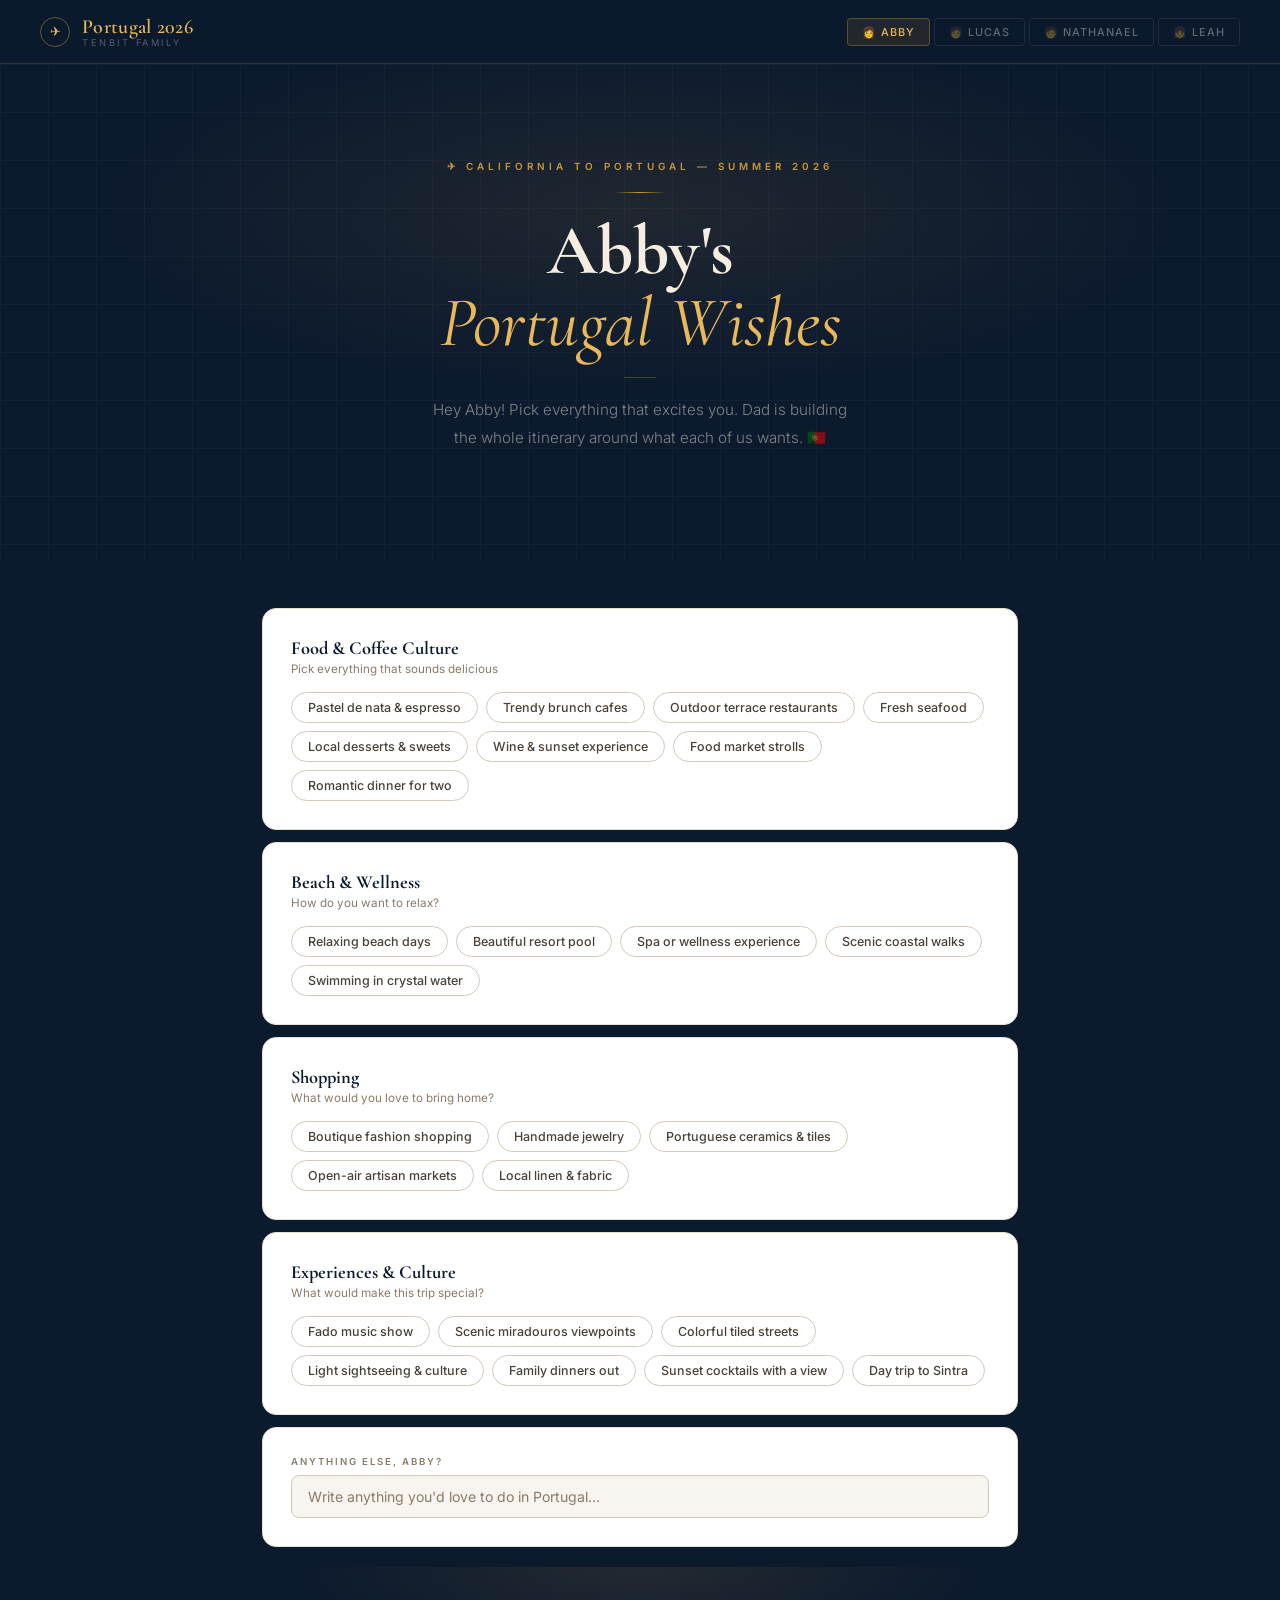
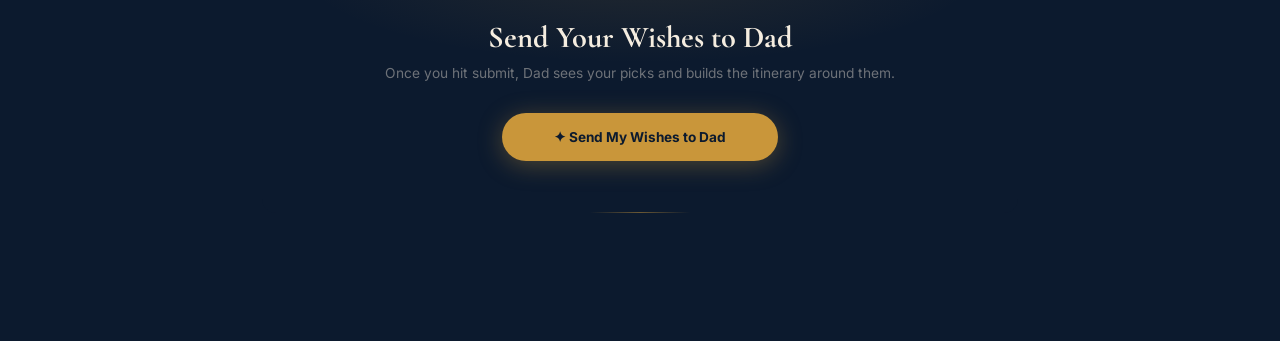
<file: abby.html>
<!DOCTYPE html>
<html lang="en">
<head>
<meta charset="UTF-8">
<meta name="viewport" content="width=device-width, initial-scale=1.0">
<title>Abby's Portugal Wishes</title>
<link rel="stylesheet" href="shared.v2.css">
<style>
.page-bg{background:var(--page-bg);padding-bottom:80px;}
.form-wrap{max-width:820px;margin:0 auto;padding:48px 32px 0;}
.cat-card{background:var(--card);border:1px solid var(--border);border-radius:14px;padding:28px;margin-bottom:12px;box-shadow:var(--shadow3);}
.cat-header{margin-bottom:16px;}
.cat-title{font-family:'Cormorant Garamond',serif;font-size:1.15rem;font-weight:700;color:var(--navy);margin-bottom:3px;}
.cat-hint{font-size:0.73rem;color:var(--text3);}
.divider{height:1px;background:var(--border);margin:20px 0;}
.submit-bar{background:var(--navy);border-radius:14px;padding:52px 40px;text-align:center;position:relative;overflow:hidden;margin-top:20px;}
.submit-bar::before{content:'';position:absolute;inset:0;background:radial-gradient(ellipse 70% 60% at 50% 0%,rgba(201,150,58,0.12) 0%,transparent 65%);pointer-events:none;}
.submit-bar::after{content:'';position:absolute;bottom:0;left:50%;transform:translateX(-50%);width:100px;height:1px;background:linear-gradient(90deg,transparent,rgba(201,150,58,0.5),transparent);pointer-events:none;}
.submit-bar h3{font-family:'Cormorant Garamond',serif;font-size:1.9rem;color:#F5EDE0;margin-bottom:6px;position:relative;font-weight:700;}
.submit-bar p{color:rgba(245,237,224,0.42);font-size:0.86rem;margin-bottom:28px;position:relative;line-height:1.7;}
@media(max-width:640px){.form-wrap{padding:32px 18px 0;}.submit-bar{padding:36px 22px;}}
</style>
</head>
<body>
<nav class="nav">
  <div class="nav-logo">
    <div class="nav-logo-mark">✈</div>
    <div><div class="nav-logo-text">Portugal 2026</div><span class="nav-logo-sub">Tenbit Family</span></div>
  </div>
  <div class="nav-pills">
    <a href="abby.html" class="nav-pill me">👩 Abby</a>
    <a href="lucas.html" class="nav-pill">🧑 Lucas</a>
    <a href="nathanael.html" class="nav-pill">🧑 Nathanael</a>
    <a href="leah.html" class="nav-pill">👧 Leah</a>
  </div>
</nav>
<div class="hero">
  <div class="hero-glow"></div>
  <div class="hero-grid"></div>
  <div class="hero-eyebrow">✈ California to Portugal — Summer 2026</div>
  <div class="hero-rule"></div>
  <h1>Abby's<br><em>Portugal Wishes</em></h1>
  <div class="hero-rule2"></div>
  <p class="hero-sub">Hey Abby! Pick everything that excites you. Dad is building the whole itinerary around what each of us wants. 🇵🇹</p>
</div>
<div class="page-bg">
<div class="form-wrap">

  <div class="cat-card"><div class="cat-header"><div class="cat-title">Food & Coffee Culture</div><div class="cat-hint">Pick everything that sounds delicious</div></div><div class="chips"><span class="chip" onclick="tog(this)">Pastel de nata & espresso</span><span class="chip" onclick="tog(this)">Trendy brunch cafes</span><span class="chip" onclick="tog(this)">Outdoor terrace restaurants</span><span class="chip" onclick="tog(this)">Fresh seafood</span><span class="chip" onclick="tog(this)">Local desserts & sweets</span><span class="chip" onclick="tog(this)">Wine & sunset experience</span><span class="chip" onclick="tog(this)">Food market strolls</span><span class="chip" onclick="tog(this)">Romantic dinner for two</span></div></div>
  <div class="cat-card"><div class="cat-header"><div class="cat-title">Beach & Wellness</div><div class="cat-hint">How do you want to relax?</div></div><div class="chips"><span class="chip" onclick="tog(this)">Relaxing beach days</span><span class="chip" onclick="tog(this)">Beautiful resort pool</span><span class="chip" onclick="tog(this)">Spa or wellness experience</span><span class="chip" onclick="tog(this)">Scenic coastal walks</span><span class="chip" onclick="tog(this)">Swimming in crystal water</span></div></div>
  <div class="cat-card"><div class="cat-header"><div class="cat-title">Shopping</div><div class="cat-hint">What would you love to bring home?</div></div><div class="chips"><span class="chip" onclick="tog(this)">Boutique fashion shopping</span><span class="chip" onclick="tog(this)">Handmade jewelry</span><span class="chip" onclick="tog(this)">Portuguese ceramics & tiles</span><span class="chip" onclick="tog(this)">Open-air artisan markets</span><span class="chip" onclick="tog(this)">Local linen & fabric</span></div></div>
  <div class="cat-card"><div class="cat-header"><div class="cat-title">Experiences & Culture</div><div class="cat-hint">What would make this trip special?</div></div><div class="chips"><span class="chip" onclick="tog(this)">Fado music show</span><span class="chip" onclick="tog(this)">Scenic miradouros viewpoints</span><span class="chip" onclick="tog(this)">Colorful tiled streets</span><span class="chip" onclick="tog(this)">Light sightseeing & culture</span><span class="chip" onclick="tog(this)">Family dinners out</span><span class="chip" onclick="tog(this)">Sunset cocktails with a view</span><span class="chip" onclick="tog(this)">Day trip to Sintra</span></div></div>
  <div class="cat-card">
    <label class="field-label">Anything else, Abby?</label>
    <input type="text" id="extra-Abby" class="field-input" placeholder="Write anything you'd love to do in Portugal…" />
  </div>
  <div class="submit-bar" style="margin-bottom:48px;">
    <h3>Send Your Wishes to Dad</h3>
    <p>Once you hit submit, Dad sees your picks and builds the itinerary around them.</p>
    <button class="btn-primary" id="submitBtn" onclick="submitWishes()">✦ Send My Wishes to Dad</button>
  </div>
  <div class="success-box" id="successBox" style="margin-bottom:40px;"><h3>Wishes sent, Abby! 🎉</h3><p>Dad can now see everything you picked. Portugal 2026 is happening! 🇵🇹</p></div>
  <div class="error-box" id="errorBox" style="margin-bottom:16px;"></div>
</div>
</div>
<script>
const SUPABASE_URL='https://hjfhhezebxlniuxstdzp.supabase.co';
const SUPABASE_KEY='eyJhbGciOiJIUzI1NiIsInR5cCI6IkpXVCJ9.eyJpc3MiOiJzdXBhYmFzZSIsInJlZiI6ImhqZmhoZXplYnhsbml1eHN0ZHpwIiwicm9sZSI6ImFub24iLCJpYXQiOjE3Nzg5NjU1MjgsImV4cCI6MjA5NDU0MTUyOH0.CjgOaKbk2OLiNF3qJIVwiCL_c7KvaaVzATNlqIC9aK0';
function tog(el){el.classList.toggle('on');}
async function submitWishes(){
  const chips=[...document.querySelectorAll('.chip.on')].map(c=>c.textContent.trim());
  const extra=document.getElementById('extra-Abby').value.trim();
  if(chips.length===0&&!extra){document.getElementById('errorBox').textContent='Please select at least one wish!';document.getElementById('errorBox').style.display='block';return;}
  document.getElementById('submitBtn').disabled=true;document.getElementById('submitBtn').textContent='Sending…';document.getElementById('errorBox').style.display='none';
  try{
    const res=await fetch(SUPABASE_URL+'/rest/v1/wishes',{method:'POST',headers:{'Content-Type':'application/json','apikey':SUPABASE_KEY,'Authorization':'Bearer '+SUPABASE_KEY,'Prefer':'resolution=merge-duplicates'},body:JSON.stringify({person:'Abby',chips,extra,updated_at:new Date().toISOString()})});
    if(!res.ok)throw new Error(await res.text());
    document.querySelector('.submit-bar').style.display='none';document.getElementById('successBox').style.display='block';window.scrollTo({top:document.body.scrollHeight,behavior:'smooth'});
  }catch(err){document.getElementById('errorBox').textContent='Error: '+err.message;document.getElementById('errorBox').style.display='block';document.getElementById('submitBtn').disabled=false;document.getElementById('submitBtn').textContent='✦ Send My Wishes to Dad';}
}
</script>
</body>
</html>
</file>
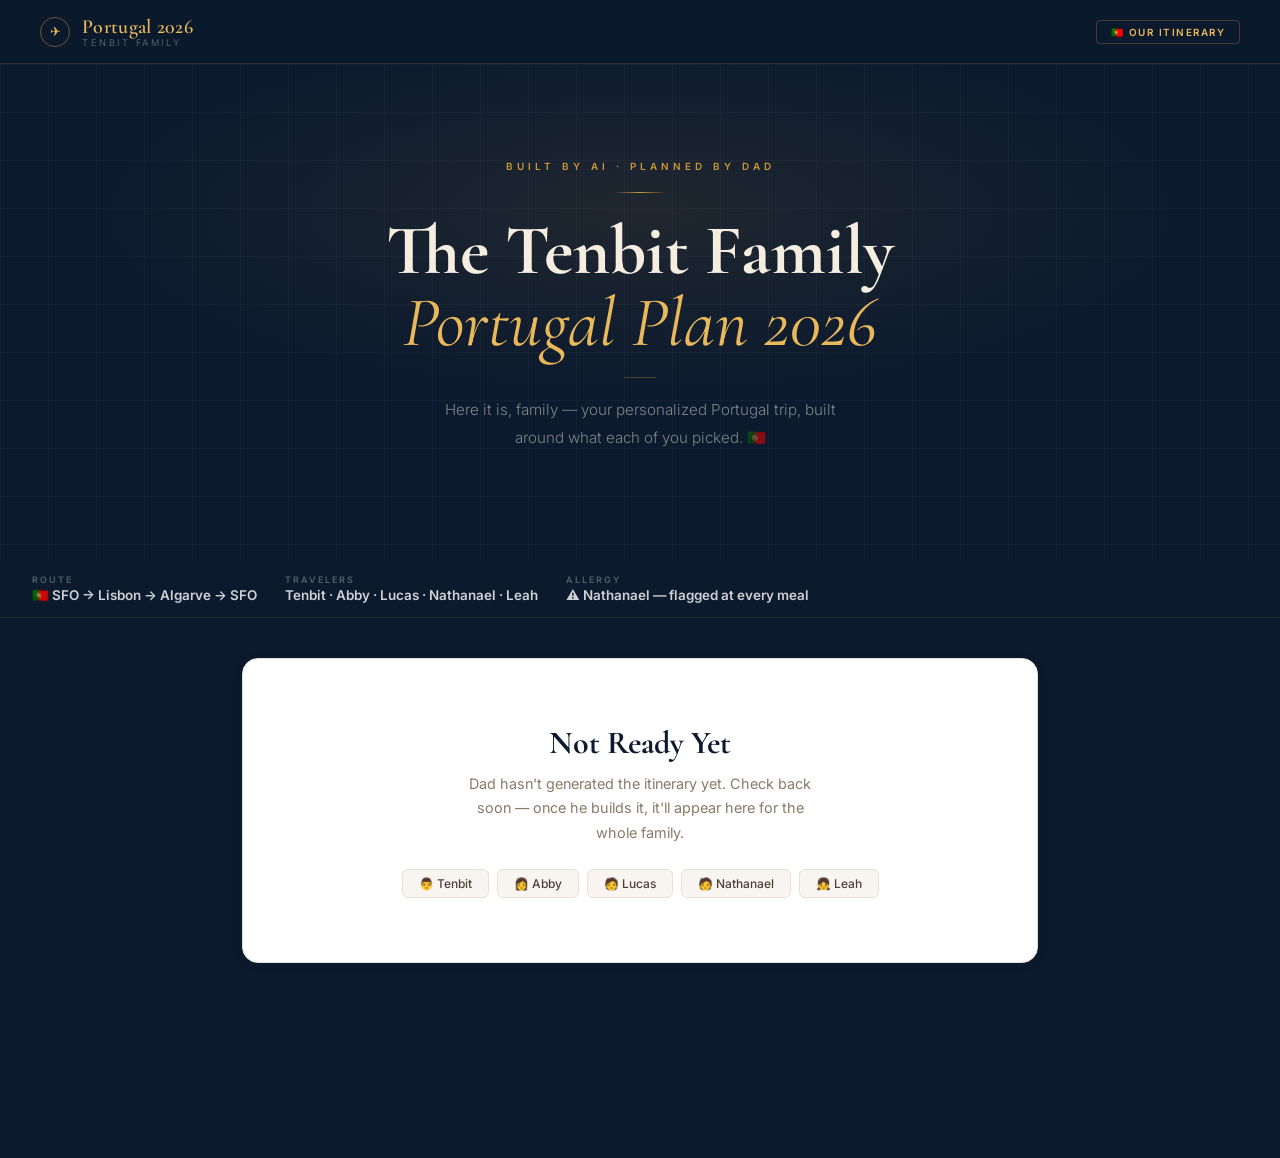
<file: itinerary.html>
<!DOCTYPE html>
<html lang="en">
<head>
<meta charset="UTF-8">
<meta name="viewport" content="width=device-width, initial-scale=1.0">
<title>Tenbit Family Portugal 2026 — Our Itinerary</title>
<link rel="stylesheet" href="shared.v2.css">
<style>
.itin-summary-bar{background:var(--navy);border-bottom:1px solid rgba(201,150,58,0.15);padding:14px 32px;display:flex;gap:28px;flex-wrap:wrap;}
.isum{display:flex;flex-direction:column;gap:2px;flex-shrink:0;}
.isum .l{font-size:0.56rem;text-transform:uppercase;letter-spacing:2px;color:rgba(255,255,255,0.3);font-weight:600;}
.isum .v{font-size:0.84rem;font-weight:600;color:rgba(255,255,255,0.8);}
.page-bg{background:var(--page-bg);min-height:60vh;padding-bottom:80px;}
.itin-wrap{max-width:860px;margin:0 auto;padding:40px 32px 0;}
.not-ready{background:var(--card);border:1px solid var(--border);border-radius:16px;padding:64px;text-align:center;box-shadow:var(--shadow2);}
.not-ready h3{font-family:'Cormorant Garamond',serif;font-size:2rem;color:var(--navy);margin-bottom:10px;}
.not-ready p{color:var(--text3);font-size:0.9rem;line-height:1.7;max-width:360px;margin:0 auto;}
.family-pills{display:flex;gap:8px;justify-content:center;flex-wrap:wrap;margin-top:24px;}
.fpill{background:var(--card2);border:1px solid var(--border);color:var(--text2);padding:6px 16px;border-radius:6px;font-size:0.75rem;font-weight:500;}
.tips-card{background:var(--card);border:1px solid var(--border);border-top:3px solid var(--gold2);border-radius:14px;padding:28px 32px;margin-top:12px;box-shadow:var(--shadow3);}
.tips-header{display:flex;align-items:center;gap:16px;margin-bottom:24px;padding-bottom:18px;border-bottom:1px solid var(--border);}
.tips-icon{font-size:2rem;flex-shrink:0;}
.tips-title{font-family:'Cormorant Garamond',serif;font-size:1.5rem;font-weight:700;color:var(--navy);line-height:1.1;}
.tips-sub{font-size:0.72rem;color:var(--text3);margin-top:3px;}
.tips-list{display:flex;flex-direction:column;gap:14px;}
.tip-item{display:flex;align-items:flex-start;gap:16px;}
.tip-num{width:28px;height:28px;border-radius:6px;background:var(--navy);color:var(--gold3);font-size:0.75rem;font-weight:700;display:flex;align-items:center;justify-content:center;flex-shrink:0;margin-top:1px;}
.tip-text{font-size:0.87rem;line-height:1.75;color:var(--text2);flex:1;}
.tip-text strong{color:var(--navy);}
@media(max-width:640px){.itin-wrap{padding:28px 18px 0;}.itin-summary-bar{padding:12px 18px;gap:16px;}.tips-card{padding:22px 18px;}}
</style>
</head>
<body>

<nav class="nav">
  <div class="nav-logo">
    <div class="nav-logo-mark">✈</div>
    <div><div class="nav-logo-text">Portugal 2026</div><span class="nav-logo-sub">Tenbit Family</span></div>
  </div>
  <div class="nav-badge">🇵🇹 Our Itinerary</div>
</nav>

<div class="hero">
  <div class="hero-glow"></div>
  <div class="hero-grid"></div>
  <div class="hero-eyebrow">Built by AI · Planned by Dad</div>
  <div class="hero-rule"></div>
  <h1>The Tenbit Family<br><em>Portugal Plan 2026</em></h1>
  <div class="hero-rule2"></div>
  <p class="hero-sub">Here it is, family — your personalized Portugal trip, built around what each of you picked. 🇵🇹</p>
</div>

<div class="itin-summary-bar" id="itinSummaryBar">
  <div class="isum"><span class="l">Route</span><span class="v">🇵🇹 SFO → Lisbon → Algarve → SFO</span></div>
  <div class="isum"><span class="l">Travelers</span><span class="v">Tenbit · Abby · Lucas · Nathanael · Leah</span></div>
  <div class="isum"><span class="l">Allergy</span><span class="v">⚠ Nathanael — flagged at every meal</span></div>
</div>

<div class="day-filter-bar" id="dayFilterBar" style="display:none;"></div>

<div class="page-bg">
<div class="itin-wrap">

  <div class="loading-wrap" id="loadingWrap" style="background:transparent;">
    <div class="spinner"></div>
    <h3>Loading your itinerary…</h3>
    <p>Fetching Dad's Portugal plan for the family.</p>
  </div>

  <div id="mainContent" style="display:none;">
    <div class="ai-rec-box" id="aiRecBox" style="display:none;margin-bottom:14px;">
      <div class="rec-label">✦ Why Dad Picked Portugal for Us</div>
      <p id="aiRecText"></p>
    </div>
    <div id="itinOutput"></div>
  </div>

  <div class="not-ready" id="notReady" style="display:none;">
    <h3>Not Ready Yet</h3>
    <p>Dad hasn't generated the itinerary yet. Check back soon — once he builds it, it'll appear here for the whole family.</p>
    <div class="family-pills">
      <span class="fpill">👨 Tenbit</span><span class="fpill">👩 Abby</span><span class="fpill">🧑 Lucas</span><span class="fpill">🧑 Nathanael</span><span class="fpill">👧 Leah</span>
    </div>
  </div>

</div>
</div>

<script>
const SUPABASE_URL='https://hjfhhezebxlniuxstdzp.supabase.co';
const SUPABASE_KEY='eyJhbGciOiJIUzI1NiIsInR5cCI6IkpXVCJ9.eyJpc3MiOiJzdXBhYmFzZSIsInJlZiI6ImhqZmhoZXplYnhsbml1eHN0ZHpwIiwicm9sZSI6ImFub24iLCJpYXQiOjE3Nzg5NjU1MjgsImV4cCI6MjA5NDU0MTUyOH0.CjgOaKbk2OLiNF3qJIVwiCL_c7KvaaVzATNlqIC9aK0';

function getTags(txt){
  const t=[];
  if(/lisbon|alfama|belem|sintra|cascais|lx factory/i.test(txt))t.push('<span class="day-tag tag-city">Lisbon</span>');
  if(/faro|algarve|lagos|albufeira|portim|marinha|benagil/i.test(txt))t.push('<span class="day-tag tag-beach">Algarve</span>');
  if(/beach|surf|ocean|swim|snorkel|jet ski|kayak|cave|cliff/i.test(txt))t.push('<span class="day-tag tag-beach">Beach</span>');
  if(/basketball|skate|sport|soccer|football|volleyball/i.test(txt))t.push('<span class="day-tag tag-sport">Sports</span>');
  if(/restaurant|food|dinner|lunch|cafe|pastel|seafood/i.test(txt))t.push('<span class="day-tag tag-food">Food</span>');
  if(/instagram|photo|tiktok|influencer|aesthetic|shot/i.test(txt))t.push('<span class="day-tag tag-photo">Photo</span>');
  if(/fly|depart|arrive|airport|transfer|drive south/i.test(txt))t.push('<span class="day-tag tag-travel">Travel</span>');
  return t.slice(0,3).join('');
}

function fmtBody(raw){
  return raw
    .replace(/^#{1,6}\s*/gm,'')
    .replace(/^---+$/gm,'').replace(/^\*\*\*+$/gm,'').replace(/^-{2,}$/gm,'')
    .replace(/\*\*(.*?)\*\*/g,'<strong>$1</strong>').replace(/__(.*?)__/g,'<strong>$1</strong>')
    .replace(/\b(Morning):/gi,'<br><span class="time-lbl">Morning</span><br>')
    .replace(/\b(Afternoon):/gi,'<br><span class="time-lbl">Afternoon</span><br>')
    .replace(/\b(Evening|Night):/gi,'<br><span class="time-lbl">Evening</span><br>')
    .replace(/\b(Lunch):/gi,'<br><span class="time-lbl">Lunch</span><br>')
    .replace(/\b(Dinner):/gi,'<br><span class="time-lbl">Dinner</span><br>')
    .replace(/\b(Breakfast):/gi,'<br><span class="time-lbl">Breakfast</span><br>')
    .replace(/WARNING[^\n]*/g,'<span class="allergy-note">⚠ Confirm allergens for Nathanael</span>')
    .replace(/PHOTO Leah Shot[^\n]*/g,'<br><span style="background:var(--gold-pale);border:1px solid var(--border);padding:4px 12px;border-radius:4px;font-size:0.78rem;color:var(--gold2);display:inline-block;margin:6px 0;">📸 $&</span><br>')
    .replace(/(<br>\s*){3,}/g,'<br><br>').replace(/\n{2,}/g,'<br><br>').replace(/\n/g,'<br>');
}

function buildTipsCard(tipsText){
  const lines=tipsText.split('\n').map(l=>l.trim()).filter(l=>l.length>0);
  let num=1;
  const items=lines.map(line=>{
    let text=line
      .replace(/^\*\*(.*?)\*\*:?/,'<strong>$1</strong>:')
      .replace(/^(one|two|three|four|five|six|seven|eight|nine|ten)[.):]\s*/i,'')
      .replace(/^\d+[.)]\s*/,'')
      .replace(/^[-•*]\s*/,'');
    return`<div class="tip-item"><div class="tip-num">${num++}</div><div class="tip-text">${text}</div></div>`;
  }).join('');
  return`<div class="tips-card">
    <div class="tips-header">
      <div class="tips-icon">🇵🇹</div>
      <div>
        <div class="tips-title">Portugal Travel Tips</div>
        <div class="tips-sub">Essential advice for your family trip</div>
      </div>
    </div>
    <div class="tips-list">${items}</div>
  </div>`;
}

function buildCards(text){
  let intro='',cards='',tipsCard='';

  // Extract tips section after last day
  const tipsSplit=/\n(?:Portugal Tips?|Travel Tips?)[^\n]*\n/i;
  let tipsText='';
  const tipMatch=tipsSplit.exec(text);
  if(tipMatch){
    tipsText=text.slice(tipMatch.index+tipMatch[0].length).trim();
    text=text.slice(0,tipMatch.index).trim();
  }

  const rx=/(?:^|\n)\s*(?:\*{0,2}#{0,3}\s*)?(?:Day|DAY)\s+(\d+)\s*[:\-\u2013\u2014*]?\s*\*{0,2}([^\n]*)/g;
  const matches=[...text.matchAll(rx)];
  if(matches.length===0){
    cards='<div class="day-block" data-day="1"><div class="day-content open"><div class="day-content-inner"><div class="day-text">'+text+'</div></div></div></div>';
    return{intro,cards,tipsCard,total:1};
  }
  intro=text.slice(0,matches[0].index).trim().replace(/\*\*(.*?)\*\*/g,'<strong>$1</strong>');
  const days=[];
  for(let i=0;i<matches.length;i++){
    const m=matches[i];const num=parseInt(m[1]);
    const title=m[2].replace(/\*\*/g,'').replace(/#+/g,'').trim();
    const start=m.index+m[0].length;
    const end=i+1<matches.length?matches[i+1].index:text.length;
    const body=text.slice(start,end).trim();
    if(!days.find(d=>d.num===num))days.push({num,title,body});
  }
  days.sort((a,b)=>a.num-b.num);
  for(const d of days){
    const tags=getTags(d.body+d.title);
    cards+=`<div class="day-block" data-day="${d.num}">
      <div class="day-header" onclick="toggleDay(this)">
        <div class="day-num">${d.num}</div>
        <div class="day-meta">
          <div class="day-title">${d.num===1?'✈ ':''}Day ${d.num}${d.title?' — '+d.title:''}</div>
          <div class="day-tags">${tags}</div>
        </div>
        <span class="day-chevron">▾</span>
      </div>
      <div class="day-content"><div class="day-content-inner"><div class="day-text">${fmtBody(d.body)}</div></div></div>
    </div>`;
  }
  if(tipsText) tipsCard=buildTipsCard(tipsText);
  return{intro,cards,tipsCard,total:days.length};
}

function toggleDay(hdr){hdr.classList.toggle('open');hdr.nextElementSibling.classList.toggle('open');}

let currentFilter='all';
function buildFilterBar(total,containerId){
  const bar=document.getElementById(containerId);if(!bar)return;
  let html='<button class="day-filter-btn all-btn active" onclick="filterDay(\'all\',\''+containerId+'\')">All Days</button>';
  for(let i=1;i<=total;i++)html+='<button class="day-filter-btn" onclick="filterDay('+i+',\''+containerId+'\')">Day '+i+'</button>';
  bar.innerHTML=html;
}

function filterDay(day,containerId){
  currentFilter=day;
  const bar=document.getElementById(containerId);
  bar.querySelectorAll('.day-filter-btn').forEach(b=>b.classList.remove('active'));
  const target=day==='all'?bar.querySelector('.all-btn'):bar.querySelectorAll('.day-filter-btn:not(.all-btn)')[day-1];
  if(target)target.classList.add('active');
  const recBox=document.getElementById('aiRecBox');
  if(recBox)recBox.style.display=day==='all'?'block':'none';
  document.querySelectorAll('.day-block').forEach(block=>{
    const blockDay=parseInt(block.getAttribute('data-day'));
    const header=block.querySelector('.day-header');
    const content=block.querySelector('.day-content');
    if(day==='all'){
      block.classList.remove('hidden');
      if(header)header.classList.remove('open');if(content)content.classList.remove('open');
    }else{
      if(blockDay===day){
        block.classList.remove('hidden');
        if(header)header.classList.add('open');if(content)content.classList.add('open');
        setTimeout(()=>block.scrollIntoView({behavior:'smooth',block:'start'}),50);
      }else block.classList.add('hidden');
    }
  });
}

async function loadItinerary(){
  try{
    const res=await fetch(SUPABASE_URL+'/rest/v1/itinerary?id=eq.current&select=*',{headers:{'apikey':SUPABASE_KEY,'Authorization':'Bearer '+SUPABASE_KEY}});
    const data=await res.json();
    document.getElementById('loadingWrap').style.display='none';
    if(!data||data.length===0||!data[0].raw_text){document.getElementById('notReady').style.display='block';return;}
    const row=data[0];
    const bar=document.getElementById('itinSummaryBar');
    if(row.days)bar.innerHTML+='<div class="isum"><span class="l">Duration</span><span class="v">'+row.days+' days</span></div>';
    if(row.generated_at){const d=new Date(row.generated_at).toLocaleDateString('en-US',{month:'long',day:'numeric',year:'numeric'});bar.innerHTML+='<div class="isum"><span class="l">Generated</span><span class="v">'+d+'</span></div>';}
    const{intro,cards,tipsCard,total}=buildCards(row.raw_text);
    if(intro){document.getElementById('aiRecText').innerHTML=intro;document.getElementById('aiRecBox').style.display='block';}
    document.getElementById('itinOutput').innerHTML=(cards||'<div class="day-text">'+row.raw_text+'</div>')+(tipsCard||'');
    document.getElementById('mainContent').style.display='block';
    document.getElementById('dayFilterBar').style.display='flex';
    buildFilterBar(total,'dayFilterBar');
  }catch(err){document.getElementById('loadingWrap').style.display='none';document.getElementById('notReady').style.display='block';console.error(err);}
}
loadItinerary();
</script>
</body>
</html>
</file>
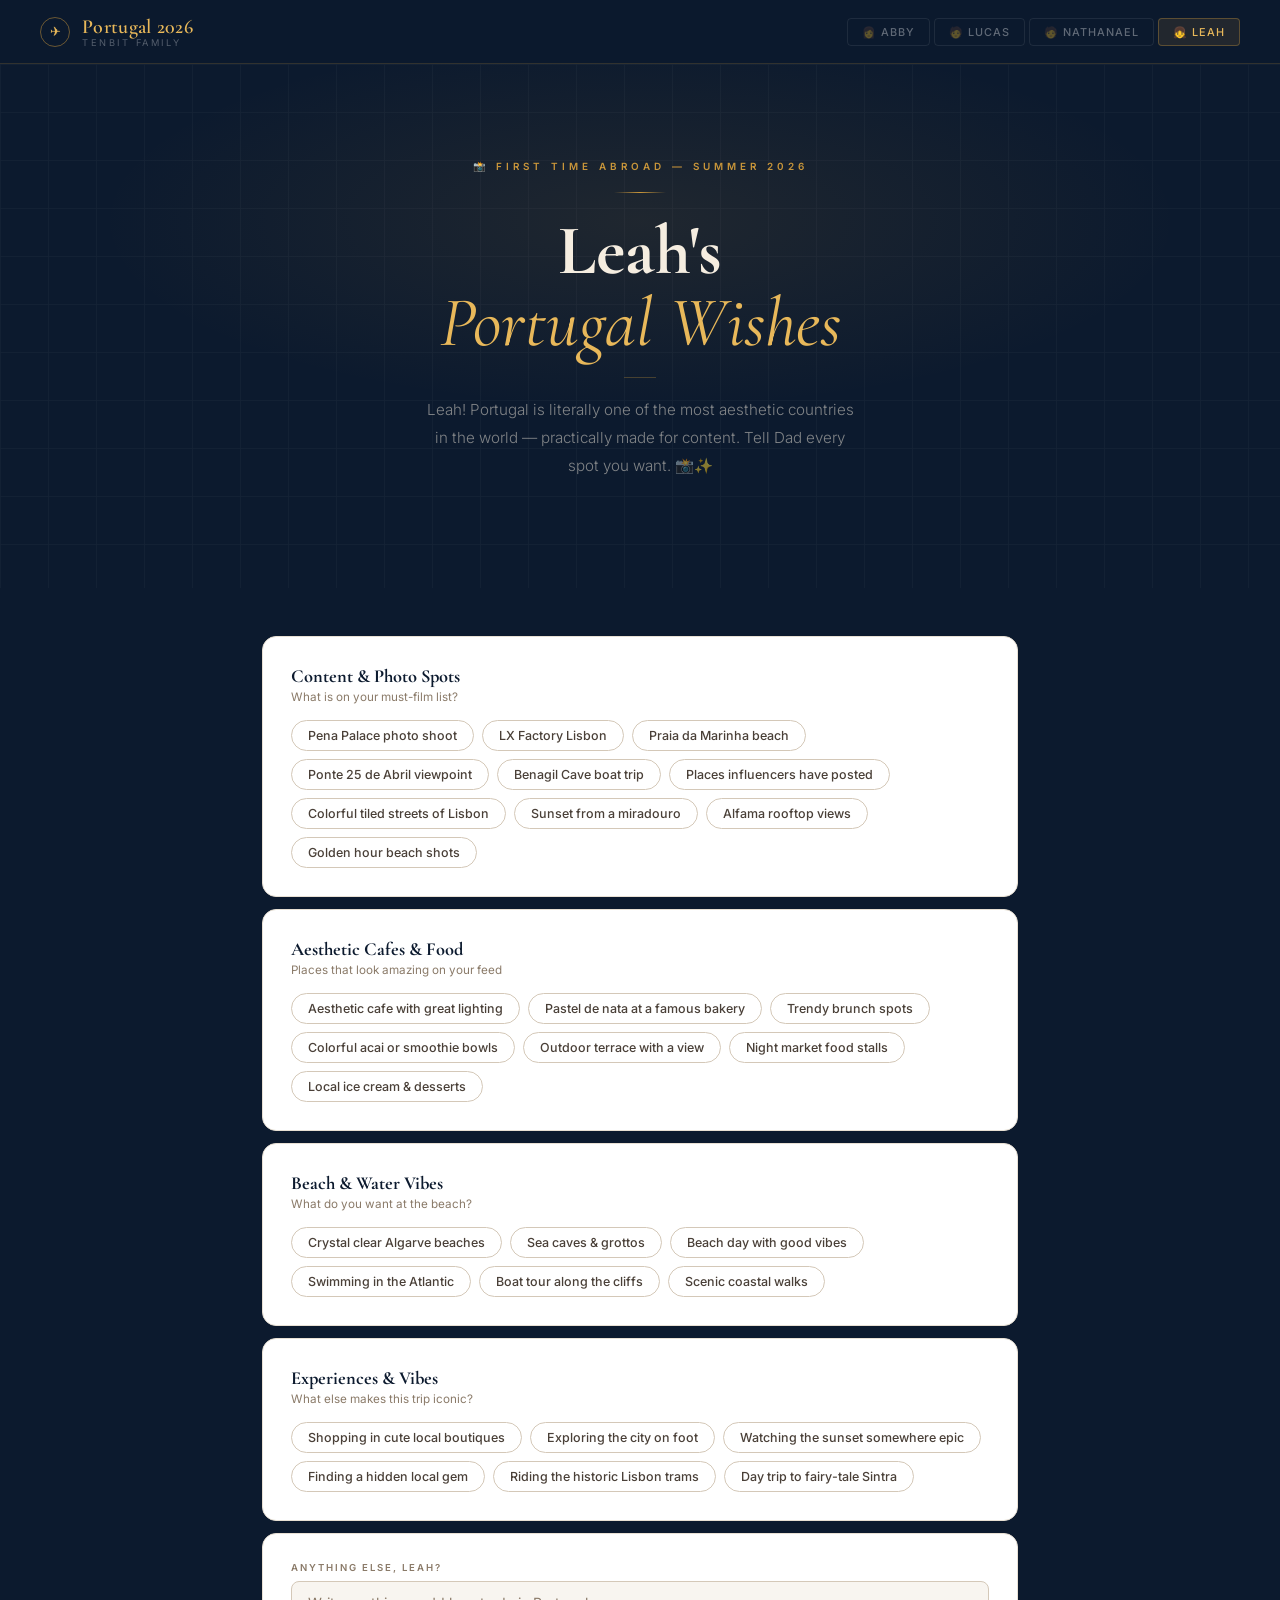
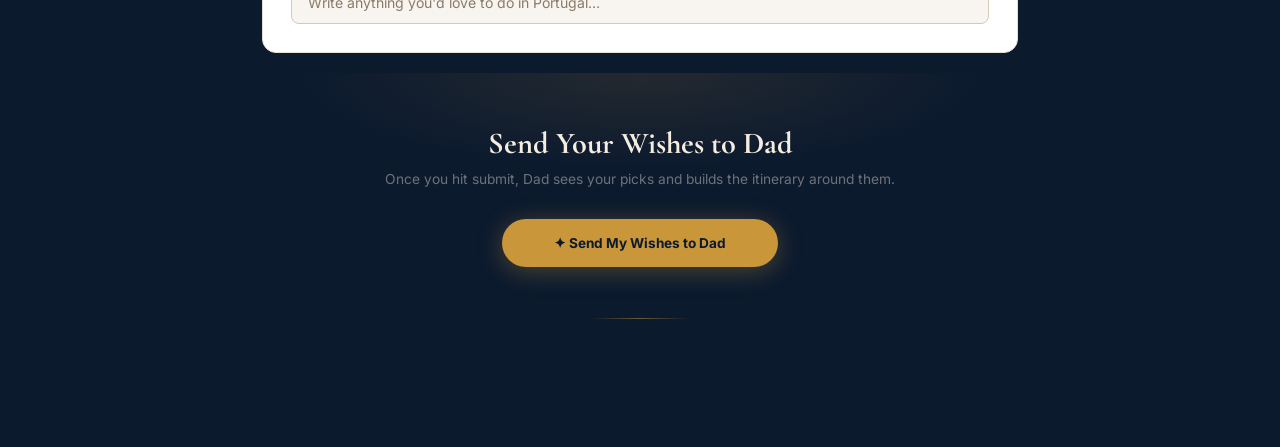
<file: leah.html>
<!DOCTYPE html>
<html lang="en">
<head>
<meta charset="UTF-8">
<meta name="viewport" content="width=device-width, initial-scale=1.0">
<title>Leah's Portugal Wishes</title>
<link rel="stylesheet" href="shared.v2.css">
<style>
.page-bg{background:var(--page-bg);padding-bottom:80px;}
.form-wrap{max-width:820px;margin:0 auto;padding:48px 32px 0;}
.cat-card{background:var(--card);border:1px solid var(--border);border-radius:14px;padding:28px;margin-bottom:12px;box-shadow:var(--shadow3);}
.cat-header{margin-bottom:16px;}
.cat-title{font-family:'Cormorant Garamond',serif;font-size:1.15rem;font-weight:700;color:var(--navy);margin-bottom:3px;}
.cat-hint{font-size:0.73rem;color:var(--text3);}
.divider{height:1px;background:var(--border);margin:20px 0;}
.submit-bar{background:var(--navy);border-radius:14px;padding:52px 40px;text-align:center;position:relative;overflow:hidden;margin-top:20px;}
.submit-bar::before{content:'';position:absolute;inset:0;background:radial-gradient(ellipse 70% 60% at 50% 0%,rgba(201,150,58,0.12) 0%,transparent 65%);pointer-events:none;}
.submit-bar::after{content:'';position:absolute;bottom:0;left:50%;transform:translateX(-50%);width:100px;height:1px;background:linear-gradient(90deg,transparent,rgba(201,150,58,0.5),transparent);pointer-events:none;}
.submit-bar h3{font-family:'Cormorant Garamond',serif;font-size:1.9rem;color:#F5EDE0;margin-bottom:6px;position:relative;font-weight:700;}
.submit-bar p{color:rgba(245,237,224,0.42);font-size:0.86rem;margin-bottom:28px;position:relative;line-height:1.7;}
@media(max-width:640px){.form-wrap{padding:32px 18px 0;}.submit-bar{padding:36px 22px;}}
</style>
</head>
<body>
<nav class="nav">
  <div class="nav-logo">
    <div class="nav-logo-mark">✈</div>
    <div><div class="nav-logo-text">Portugal 2026</div><span class="nav-logo-sub">Tenbit Family</span></div>
  </div>
  <div class="nav-pills">
    <a href="abby.html" class="nav-pill">👩 Abby</a>
    <a href="lucas.html" class="nav-pill">🧑 Lucas</a>
    <a href="nathanael.html" class="nav-pill">🧑 Nathanael</a>
    <a href="leah.html" class="nav-pill me">👧 Leah</a>
  </div>
</nav>
<div class="hero">
  <div class="hero-glow"></div>
  <div class="hero-grid"></div>
  <div class="hero-eyebrow">📸 First Time Abroad — Summer 2026</div>
  <div class="hero-rule"></div>
  <h1>Leah's<br><em>Portugal Wishes</em></h1>
  <div class="hero-rule2"></div>
  <p class="hero-sub">Leah! Portugal is literally one of the most aesthetic countries in the world — practically made for content. Tell Dad every spot you want. 📸✨</p>
</div>
<div class="page-bg">
<div class="form-wrap">

  <div class="cat-card"><div class="cat-header"><div class="cat-title">Content & Photo Spots</div><div class="cat-hint">What is on your must-film list?</div></div><div class="chips"><span class="chip" onclick="tog(this)">Pena Palace photo shoot</span><span class="chip" onclick="tog(this)">LX Factory Lisbon</span><span class="chip" onclick="tog(this)">Praia da Marinha beach</span><span class="chip" onclick="tog(this)">Ponte 25 de Abril viewpoint</span><span class="chip" onclick="tog(this)">Benagil Cave boat trip</span><span class="chip" onclick="tog(this)">Places influencers have posted</span><span class="chip" onclick="tog(this)">Colorful tiled streets of Lisbon</span><span class="chip" onclick="tog(this)">Sunset from a miradouro</span><span class="chip" onclick="tog(this)">Alfama rooftop views</span><span class="chip" onclick="tog(this)">Golden hour beach shots</span></div></div>
  <div class="cat-card"><div class="cat-header"><div class="cat-title">Aesthetic Cafes & Food</div><div class="cat-hint">Places that look amazing on your feed</div></div><div class="chips"><span class="chip" onclick="tog(this)">Aesthetic cafe with great lighting</span><span class="chip" onclick="tog(this)">Pastel de nata at a famous bakery</span><span class="chip" onclick="tog(this)">Trendy brunch spots</span><span class="chip" onclick="tog(this)">Colorful acai or smoothie bowls</span><span class="chip" onclick="tog(this)">Outdoor terrace with a view</span><span class="chip" onclick="tog(this)">Night market food stalls</span><span class="chip" onclick="tog(this)">Local ice cream & desserts</span></div></div>
  <div class="cat-card"><div class="cat-header"><div class="cat-title">Beach & Water Vibes</div><div class="cat-hint">What do you want at the beach?</div></div><div class="chips"><span class="chip" onclick="tog(this)">Crystal clear Algarve beaches</span><span class="chip" onclick="tog(this)">Sea caves & grottos</span><span class="chip" onclick="tog(this)">Beach day with good vibes</span><span class="chip" onclick="tog(this)">Swimming in the Atlantic</span><span class="chip" onclick="tog(this)">Boat tour along the cliffs</span><span class="chip" onclick="tog(this)">Scenic coastal walks</span></div></div>
  <div class="cat-card"><div class="cat-header"><div class="cat-title">Experiences & Vibes</div><div class="cat-hint">What else makes this trip iconic?</div></div><div class="chips"><span class="chip" onclick="tog(this)">Shopping in cute local boutiques</span><span class="chip" onclick="tog(this)">Exploring the city on foot</span><span class="chip" onclick="tog(this)">Watching the sunset somewhere epic</span><span class="chip" onclick="tog(this)">Finding a hidden local gem</span><span class="chip" onclick="tog(this)">Riding the historic Lisbon trams</span><span class="chip" onclick="tog(this)">Day trip to fairy-tale Sintra</span></div></div>
  <div class="cat-card">
    <label class="field-label">Anything else, Leah?</label>
    <input type="text" id="extra-Leah" class="field-input" placeholder="Write anything you'd love to do in Portugal…" />
  </div>
  <div class="submit-bar" style="margin-bottom:48px;">
    <h3>Send Your Wishes to Dad</h3>
    <p>Once you hit submit, Dad sees your picks and builds the itinerary around them.</p>
    <button class="btn-primary" id="submitBtn" onclick="submitWishes()">✦ Send My Wishes to Dad</button>
  </div>
  <div class="success-box" id="successBox" style="margin-bottom:40px;"><h3>Wishes sent, Leah! 🎉</h3><p>Dad can now see everything you picked. Portugal 2026 is happening! 🇵🇹</p></div>
  <div class="error-box" id="errorBox" style="margin-bottom:16px;"></div>
</div>
</div>
<script>
const SUPABASE_URL='https://hjfhhezebxlniuxstdzp.supabase.co';
const SUPABASE_KEY='eyJhbGciOiJIUzI1NiIsInR5cCI6IkpXVCJ9.eyJpc3MiOiJzdXBhYmFzZSIsInJlZiI6ImhqZmhoZXplYnhsbml1eHN0ZHpwIiwicm9sZSI6ImFub24iLCJpYXQiOjE3Nzg5NjU1MjgsImV4cCI6MjA5NDU0MTUyOH0.CjgOaKbk2OLiNF3qJIVwiCL_c7KvaaVzATNlqIC9aK0';
function tog(el){el.classList.toggle('on');}
async function submitWishes(){
  const chips=[...document.querySelectorAll('.chip.on')].map(c=>c.textContent.trim());
  const extra=document.getElementById('extra-Leah').value.trim();
  if(chips.length===0&&!extra){document.getElementById('errorBox').textContent='Please select at least one wish!';document.getElementById('errorBox').style.display='block';return;}
  document.getElementById('submitBtn').disabled=true;document.getElementById('submitBtn').textContent='Sending…';document.getElementById('errorBox').style.display='none';
  try{
    const res=await fetch(SUPABASE_URL+'/rest/v1/wishes',{method:'POST',headers:{'Content-Type':'application/json','apikey':SUPABASE_KEY,'Authorization':'Bearer '+SUPABASE_KEY,'Prefer':'resolution=merge-duplicates'},body:JSON.stringify({person:'Leah',chips,extra,updated_at:new Date().toISOString()})});
    if(!res.ok)throw new Error(await res.text());
    document.querySelector('.submit-bar').style.display='none';document.getElementById('successBox').style.display='block';window.scrollTo({top:document.body.scrollHeight,behavior:'smooth'});
  }catch(err){document.getElementById('errorBox').textContent='Error: '+err.message;document.getElementById('errorBox').style.display='block';document.getElementById('submitBtn').disabled=false;document.getElementById('submitBtn').textContent='✦ Send My Wishes to Dad';}
}
</script>
</body>
</html>
</file>
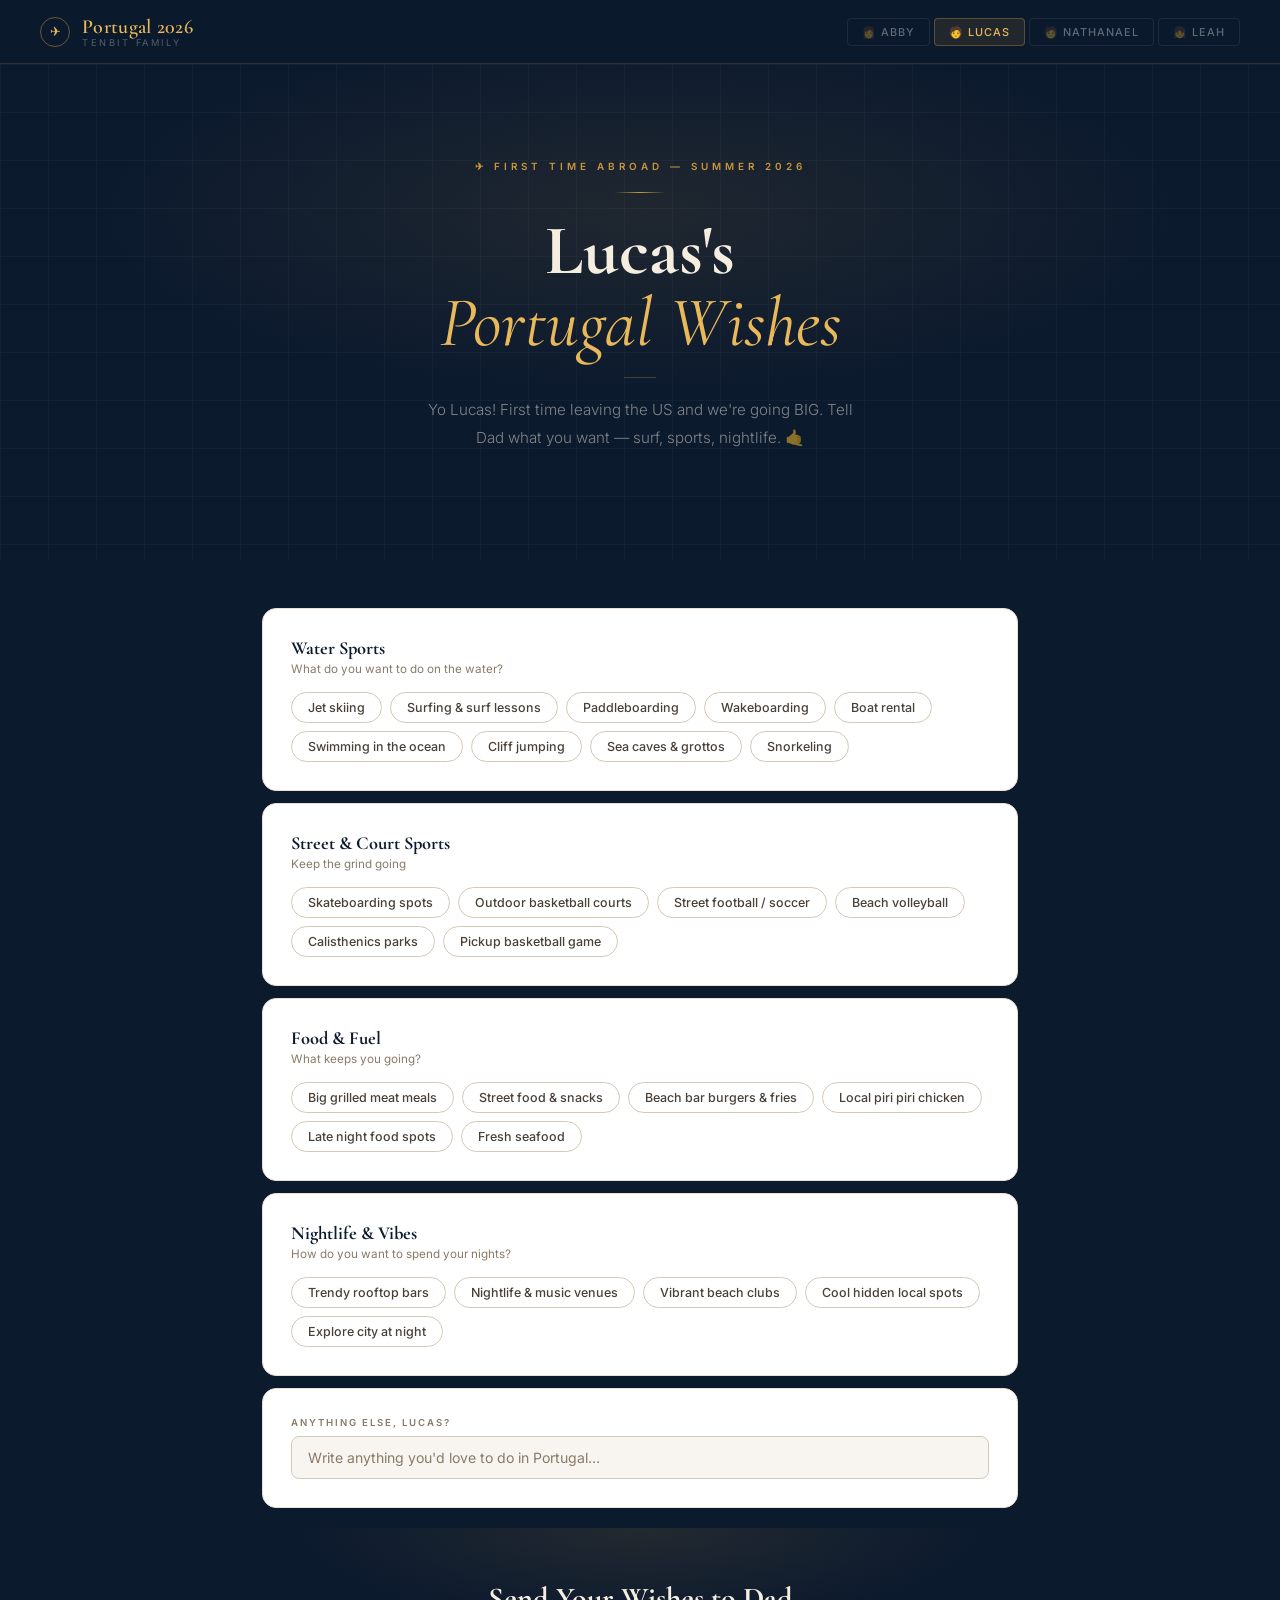
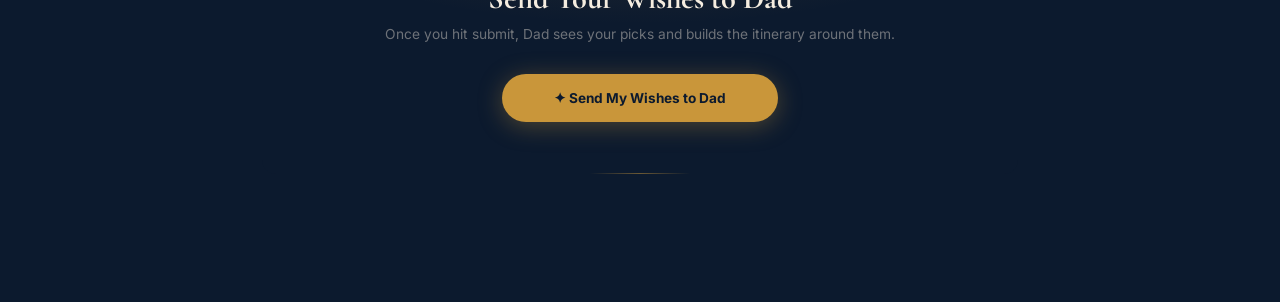
<file: lucas.html>
<!DOCTYPE html>
<html lang="en">
<head>
<meta charset="UTF-8">
<meta name="viewport" content="width=device-width, initial-scale=1.0">
<title>Lucas's Portugal Wishes</title>
<link rel="stylesheet" href="shared.v2.css">
<style>
.page-bg{background:var(--page-bg);padding-bottom:80px;}
.form-wrap{max-width:820px;margin:0 auto;padding:48px 32px 0;}
.cat-card{background:var(--card);border:1px solid var(--border);border-radius:14px;padding:28px;margin-bottom:12px;box-shadow:var(--shadow3);}
.cat-header{margin-bottom:16px;}
.cat-title{font-family:'Cormorant Garamond',serif;font-size:1.15rem;font-weight:700;color:var(--navy);margin-bottom:3px;}
.cat-hint{font-size:0.73rem;color:var(--text3);}
.divider{height:1px;background:var(--border);margin:20px 0;}
.submit-bar{background:var(--navy);border-radius:14px;padding:52px 40px;text-align:center;position:relative;overflow:hidden;margin-top:20px;}
.submit-bar::before{content:'';position:absolute;inset:0;background:radial-gradient(ellipse 70% 60% at 50% 0%,rgba(201,150,58,0.12) 0%,transparent 65%);pointer-events:none;}
.submit-bar::after{content:'';position:absolute;bottom:0;left:50%;transform:translateX(-50%);width:100px;height:1px;background:linear-gradient(90deg,transparent,rgba(201,150,58,0.5),transparent);pointer-events:none;}
.submit-bar h3{font-family:'Cormorant Garamond',serif;font-size:1.9rem;color:#F5EDE0;margin-bottom:6px;position:relative;font-weight:700;}
.submit-bar p{color:rgba(245,237,224,0.42);font-size:0.86rem;margin-bottom:28px;position:relative;line-height:1.7;}
@media(max-width:640px){.form-wrap{padding:32px 18px 0;}.submit-bar{padding:36px 22px;}}
</style>
</head>
<body>
<nav class="nav">
  <div class="nav-logo">
    <div class="nav-logo-mark">✈</div>
    <div><div class="nav-logo-text">Portugal 2026</div><span class="nav-logo-sub">Tenbit Family</span></div>
  </div>
  <div class="nav-pills">
    <a href="abby.html" class="nav-pill">👩 Abby</a>
    <a href="lucas.html" class="nav-pill me">🧑 Lucas</a>
    <a href="nathanael.html" class="nav-pill">🧑 Nathanael</a>
    <a href="leah.html" class="nav-pill">👧 Leah</a>
  </div>
</nav>
<div class="hero">
  <div class="hero-glow"></div>
  <div class="hero-grid"></div>
  <div class="hero-eyebrow">✈ First Time Abroad — Summer 2026</div>
  <div class="hero-rule"></div>
  <h1>Lucas's<br><em>Portugal Wishes</em></h1>
  <div class="hero-rule2"></div>
  <p class="hero-sub">Yo Lucas! First time leaving the US and we're going BIG. Tell Dad what you want — surf, sports, nightlife. 🤙</p>
</div>
<div class="page-bg">
<div class="form-wrap">

  <div class="cat-card"><div class="cat-header"><div class="cat-title">Water Sports</div><div class="cat-hint">What do you want to do on the water?</div></div><div class="chips"><span class="chip" onclick="tog(this)">Jet skiing</span><span class="chip" onclick="tog(this)">Surfing & surf lessons</span><span class="chip" onclick="tog(this)">Paddleboarding</span><span class="chip" onclick="tog(this)">Wakeboarding</span><span class="chip" onclick="tog(this)">Boat rental</span><span class="chip" onclick="tog(this)">Swimming in the ocean</span><span class="chip" onclick="tog(this)">Cliff jumping</span><span class="chip" onclick="tog(this)">Sea caves & grottos</span><span class="chip" onclick="tog(this)">Snorkeling</span></div></div>
  <div class="cat-card"><div class="cat-header"><div class="cat-title">Street & Court Sports</div><div class="cat-hint">Keep the grind going</div></div><div class="chips"><span class="chip" onclick="tog(this)">Skateboarding spots</span><span class="chip" onclick="tog(this)">Outdoor basketball courts</span><span class="chip" onclick="tog(this)">Street football / soccer</span><span class="chip" onclick="tog(this)">Beach volleyball</span><span class="chip" onclick="tog(this)">Calisthenics parks</span><span class="chip" onclick="tog(this)">Pickup basketball game</span></div></div>
  <div class="cat-card"><div class="cat-header"><div class="cat-title">Food & Fuel</div><div class="cat-hint">What keeps you going?</div></div><div class="chips"><span class="chip" onclick="tog(this)">Big grilled meat meals</span><span class="chip" onclick="tog(this)">Street food & snacks</span><span class="chip" onclick="tog(this)">Beach bar burgers & fries</span><span class="chip" onclick="tog(this)">Local piri piri chicken</span><span class="chip" onclick="tog(this)">Late night food spots</span><span class="chip" onclick="tog(this)">Fresh seafood</span></div></div>
  <div class="cat-card"><div class="cat-header"><div class="cat-title">Nightlife & Vibes</div><div class="cat-hint">How do you want to spend your nights?</div></div><div class="chips"><span class="chip" onclick="tog(this)">Trendy rooftop bars</span><span class="chip" onclick="tog(this)">Nightlife & music venues</span><span class="chip" onclick="tog(this)">Vibrant beach clubs</span><span class="chip" onclick="tog(this)">Cool hidden local spots</span><span class="chip" onclick="tog(this)">Explore city at night</span></div></div>
  <div class="cat-card">
    <label class="field-label">Anything else, Lucas?</label>
    <input type="text" id="extra-Lucas" class="field-input" placeholder="Write anything you'd love to do in Portugal…" />
  </div>
  <div class="submit-bar" style="margin-bottom:48px;">
    <h3>Send Your Wishes to Dad</h3>
    <p>Once you hit submit, Dad sees your picks and builds the itinerary around them.</p>
    <button class="btn-primary" id="submitBtn" onclick="submitWishes()">✦ Send My Wishes to Dad</button>
  </div>
  <div class="success-box" id="successBox" style="margin-bottom:40px;"><h3>Wishes sent, Lucas! 🎉</h3><p>Dad can now see everything you picked. Portugal 2026 is happening! 🇵🇹</p></div>
  <div class="error-box" id="errorBox" style="margin-bottom:16px;"></div>
</div>
</div>
<script>
const SUPABASE_URL='https://hjfhhezebxlniuxstdzp.supabase.co';
const SUPABASE_KEY='eyJhbGciOiJIUzI1NiIsInR5cCI6IkpXVCJ9.eyJpc3MiOiJzdXBhYmFzZSIsInJlZiI6ImhqZmhoZXplYnhsbml1eHN0ZHpwIiwicm9sZSI6ImFub24iLCJpYXQiOjE3Nzg5NjU1MjgsImV4cCI6MjA5NDU0MTUyOH0.CjgOaKbk2OLiNF3qJIVwiCL_c7KvaaVzATNlqIC9aK0';
function tog(el){el.classList.toggle('on');}
async function submitWishes(){
  const chips=[...document.querySelectorAll('.chip.on')].map(c=>c.textContent.trim());
  const extra=document.getElementById('extra-Lucas').value.trim();
  if(chips.length===0&&!extra){document.getElementById('errorBox').textContent='Please select at least one wish!';document.getElementById('errorBox').style.display='block';return;}
  document.getElementById('submitBtn').disabled=true;document.getElementById('submitBtn').textContent='Sending…';document.getElementById('errorBox').style.display='none';
  try{
    const res=await fetch(SUPABASE_URL+'/rest/v1/wishes',{method:'POST',headers:{'Content-Type':'application/json','apikey':SUPABASE_KEY,'Authorization':'Bearer '+SUPABASE_KEY,'Prefer':'resolution=merge-duplicates'},body:JSON.stringify({person:'Lucas',chips,extra,updated_at:new Date().toISOString()})});
    if(!res.ok)throw new Error(await res.text());
    document.querySelector('.submit-bar').style.display='none';document.getElementById('successBox').style.display='block';window.scrollTo({top:document.body.scrollHeight,behavior:'smooth'});
  }catch(err){document.getElementById('errorBox').textContent='Error: '+err.message;document.getElementById('errorBox').style.display='block';document.getElementById('submitBtn').disabled=false;document.getElementById('submitBtn').textContent='✦ Send My Wishes to Dad';}
}
</script>
</body>
</html>
</file>
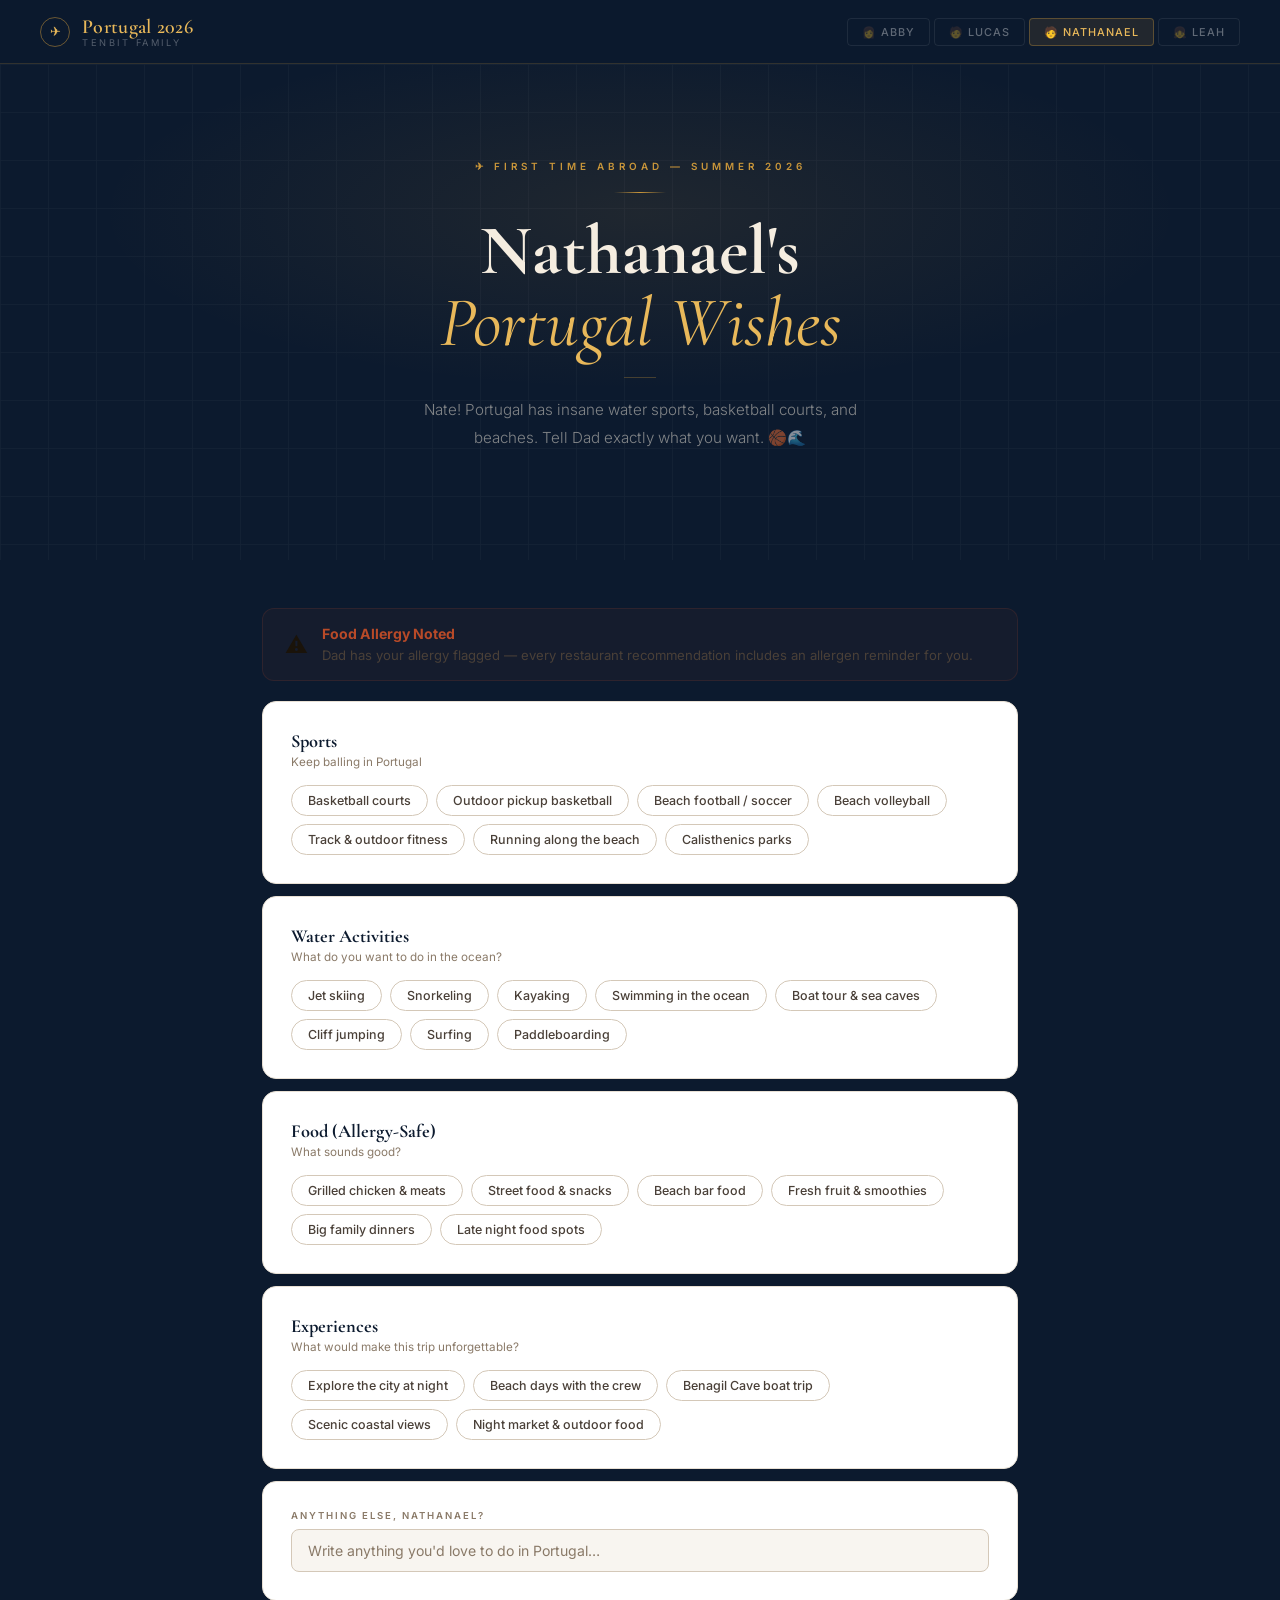
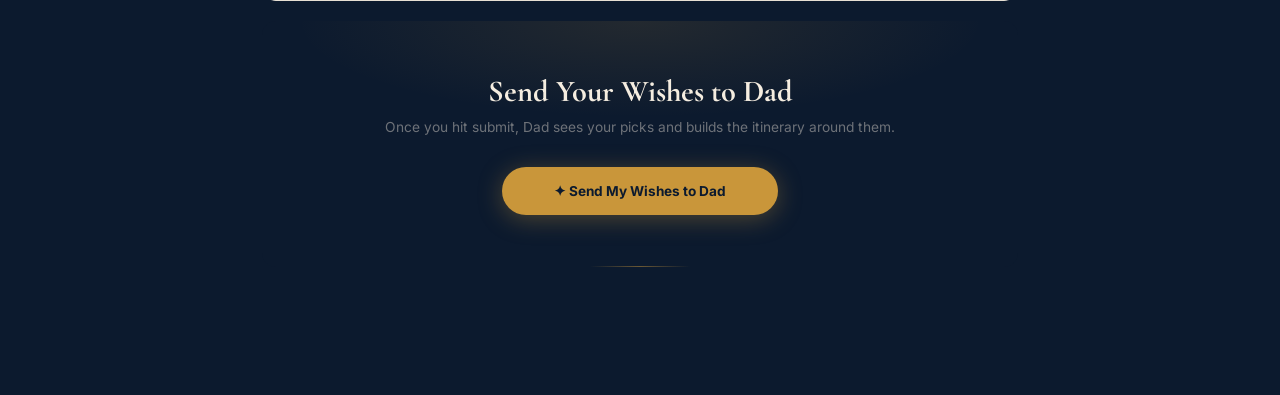
<file: nathanael.html>
<!DOCTYPE html>
<html lang="en">
<head>
<meta charset="UTF-8">
<meta name="viewport" content="width=device-width, initial-scale=1.0">
<title>Nathanael's Portugal Wishes</title>
<link rel="stylesheet" href="shared.v2.css">
<style>
.page-bg{background:var(--page-bg);padding-bottom:80px;}
.form-wrap{max-width:820px;margin:0 auto;padding:48px 32px 0;}
.cat-card{background:var(--card);border:1px solid var(--border);border-radius:14px;padding:28px;margin-bottom:12px;box-shadow:var(--shadow3);}
.cat-header{margin-bottom:16px;}
.cat-title{font-family:'Cormorant Garamond',serif;font-size:1.15rem;font-weight:700;color:var(--navy);margin-bottom:3px;}
.cat-hint{font-size:0.73rem;color:var(--text3);}
.divider{height:1px;background:var(--border);margin:20px 0;}
.submit-bar{background:var(--navy);border-radius:14px;padding:52px 40px;text-align:center;position:relative;overflow:hidden;margin-top:20px;}
.submit-bar::before{content:'';position:absolute;inset:0;background:radial-gradient(ellipse 70% 60% at 50% 0%,rgba(201,150,58,0.12) 0%,transparent 65%);pointer-events:none;}
.submit-bar::after{content:'';position:absolute;bottom:0;left:50%;transform:translateX(-50%);width:100px;height:1px;background:linear-gradient(90deg,transparent,rgba(201,150,58,0.5),transparent);pointer-events:none;}
.submit-bar h3{font-family:'Cormorant Garamond',serif;font-size:1.9rem;color:#F5EDE0;margin-bottom:6px;position:relative;font-weight:700;}
.submit-bar p{color:rgba(245,237,224,0.42);font-size:0.86rem;margin-bottom:28px;position:relative;line-height:1.7;}
@media(max-width:640px){.form-wrap{padding:32px 18px 0;}.submit-bar{padding:36px 22px;}}
</style>
</head>
<body>
<nav class="nav">
  <div class="nav-logo">
    <div class="nav-logo-mark">✈</div>
    <div><div class="nav-logo-text">Portugal 2026</div><span class="nav-logo-sub">Tenbit Family</span></div>
  </div>
  <div class="nav-pills">
    <a href="abby.html" class="nav-pill">👩 Abby</a>
    <a href="lucas.html" class="nav-pill">🧑 Lucas</a>
    <a href="nathanael.html" class="nav-pill me">🧑 Nathanael</a>
    <a href="leah.html" class="nav-pill">👧 Leah</a>
  </div>
</nav>
<div class="hero">
  <div class="hero-glow"></div>
  <div class="hero-grid"></div>
  <div class="hero-eyebrow">✈ First Time Abroad — Summer 2026</div>
  <div class="hero-rule"></div>
  <h1>Nathanael's<br><em>Portugal Wishes</em></h1>
  <div class="hero-rule2"></div>
  <p class="hero-sub">Nate! Portugal has insane water sports, basketball courts, and beaches. Tell Dad exactly what you want. 🏀🌊</p>
</div>
<div class="page-bg">
<div class="form-wrap">
  <div class="allergy-banner" style="margin-bottom:20px;"><div class="icon">⚠️</div><div><strong>Food Allergy Noted</strong><span>Dad has your allergy flagged — every restaurant recommendation includes an allergen reminder for you.</span></div></div>
  <div class="cat-card"><div class="cat-header"><div class="cat-title">Sports</div><div class="cat-hint">Keep balling in Portugal</div></div><div class="chips"><span class="chip" onclick="tog(this)">Basketball courts</span><span class="chip" onclick="tog(this)">Outdoor pickup basketball</span><span class="chip" onclick="tog(this)">Beach football / soccer</span><span class="chip" onclick="tog(this)">Beach volleyball</span><span class="chip" onclick="tog(this)">Track & outdoor fitness</span><span class="chip" onclick="tog(this)">Running along the beach</span><span class="chip" onclick="tog(this)">Calisthenics parks</span></div></div>
  <div class="cat-card"><div class="cat-header"><div class="cat-title">Water Activities</div><div class="cat-hint">What do you want to do in the ocean?</div></div><div class="chips"><span class="chip" onclick="tog(this)">Jet skiing</span><span class="chip" onclick="tog(this)">Snorkeling</span><span class="chip" onclick="tog(this)">Kayaking</span><span class="chip" onclick="tog(this)">Swimming in the ocean</span><span class="chip" onclick="tog(this)">Boat tour & sea caves</span><span class="chip" onclick="tog(this)">Cliff jumping</span><span class="chip" onclick="tog(this)">Surfing</span><span class="chip" onclick="tog(this)">Paddleboarding</span></div></div>
  <div class="cat-card"><div class="cat-header"><div class="cat-title">Food (Allergy-Safe)</div><div class="cat-hint">What sounds good?</div></div><div class="chips"><span class="chip" onclick="tog(this)">Grilled chicken & meats</span><span class="chip" onclick="tog(this)">Street food & snacks</span><span class="chip" onclick="tog(this)">Beach bar food</span><span class="chip" onclick="tog(this)">Fresh fruit & smoothies</span><span class="chip" onclick="tog(this)">Big family dinners</span><span class="chip" onclick="tog(this)">Late night food spots</span></div></div>
  <div class="cat-card"><div class="cat-header"><div class="cat-title">Experiences</div><div class="cat-hint">What would make this trip unforgettable?</div></div><div class="chips"><span class="chip" onclick="tog(this)">Explore the city at night</span><span class="chip" onclick="tog(this)">Beach days with the crew</span><span class="chip" onclick="tog(this)">Benagil Cave boat trip</span><span class="chip" onclick="tog(this)">Scenic coastal views</span><span class="chip" onclick="tog(this)">Night market & outdoor food</span></div></div>
  <div class="cat-card">
    <label class="field-label">Anything else, Nathanael?</label>
    <input type="text" id="extra-Nathanael" class="field-input" placeholder="Write anything you'd love to do in Portugal…" />
  </div>
  <div class="submit-bar" style="margin-bottom:48px;">
    <h3>Send Your Wishes to Dad</h3>
    <p>Once you hit submit, Dad sees your picks and builds the itinerary around them.</p>
    <button class="btn-primary" id="submitBtn" onclick="submitWishes()">✦ Send My Wishes to Dad</button>
  </div>
  <div class="success-box" id="successBox" style="margin-bottom:40px;"><h3>Wishes sent, Nathanael! 🎉</h3><p>Dad can now see everything you picked. Portugal 2026 is happening! 🇵🇹</p></div>
  <div class="error-box" id="errorBox" style="margin-bottom:16px;"></div>
</div>
</div>
<script>
const SUPABASE_URL='https://hjfhhezebxlniuxstdzp.supabase.co';
const SUPABASE_KEY='eyJhbGciOiJIUzI1NiIsInR5cCI6IkpXVCJ9.eyJpc3MiOiJzdXBhYmFzZSIsInJlZiI6ImhqZmhoZXplYnhsbml1eHN0ZHpwIiwicm9sZSI6ImFub24iLCJpYXQiOjE3Nzg5NjU1MjgsImV4cCI6MjA5NDU0MTUyOH0.CjgOaKbk2OLiNF3qJIVwiCL_c7KvaaVzATNlqIC9aK0';
function tog(el){el.classList.toggle('on');}
async function submitWishes(){
  const chips=[...document.querySelectorAll('.chip.on')].map(c=>c.textContent.trim());
  const extra=document.getElementById('extra-Nathanael').value.trim();
  if(chips.length===0&&!extra){document.getElementById('errorBox').textContent='Please select at least one wish!';document.getElementById('errorBox').style.display='block';return;}
  document.getElementById('submitBtn').disabled=true;document.getElementById('submitBtn').textContent='Sending…';document.getElementById('errorBox').style.display='none';
  try{
    const res=await fetch(SUPABASE_URL+'/rest/v1/wishes',{method:'POST',headers:{'Content-Type':'application/json','apikey':SUPABASE_KEY,'Authorization':'Bearer '+SUPABASE_KEY,'Prefer':'resolution=merge-duplicates'},body:JSON.stringify({person:'Nathanael',chips,extra,updated_at:new Date().toISOString()})});
    if(!res.ok)throw new Error(await res.text());
    document.querySelector('.submit-bar').style.display='none';document.getElementById('successBox').style.display='block';window.scrollTo({top:document.body.scrollHeight,behavior:'smooth'});
  }catch(err){document.getElementById('errorBox').textContent='Error: '+err.message;document.getElementById('errorBox').style.display='block';document.getElementById('submitBtn').disabled=false;document.getElementById('submitBtn').textContent='✦ Send My Wishes to Dad';}
}
</script>
</body>
</html>
</file>
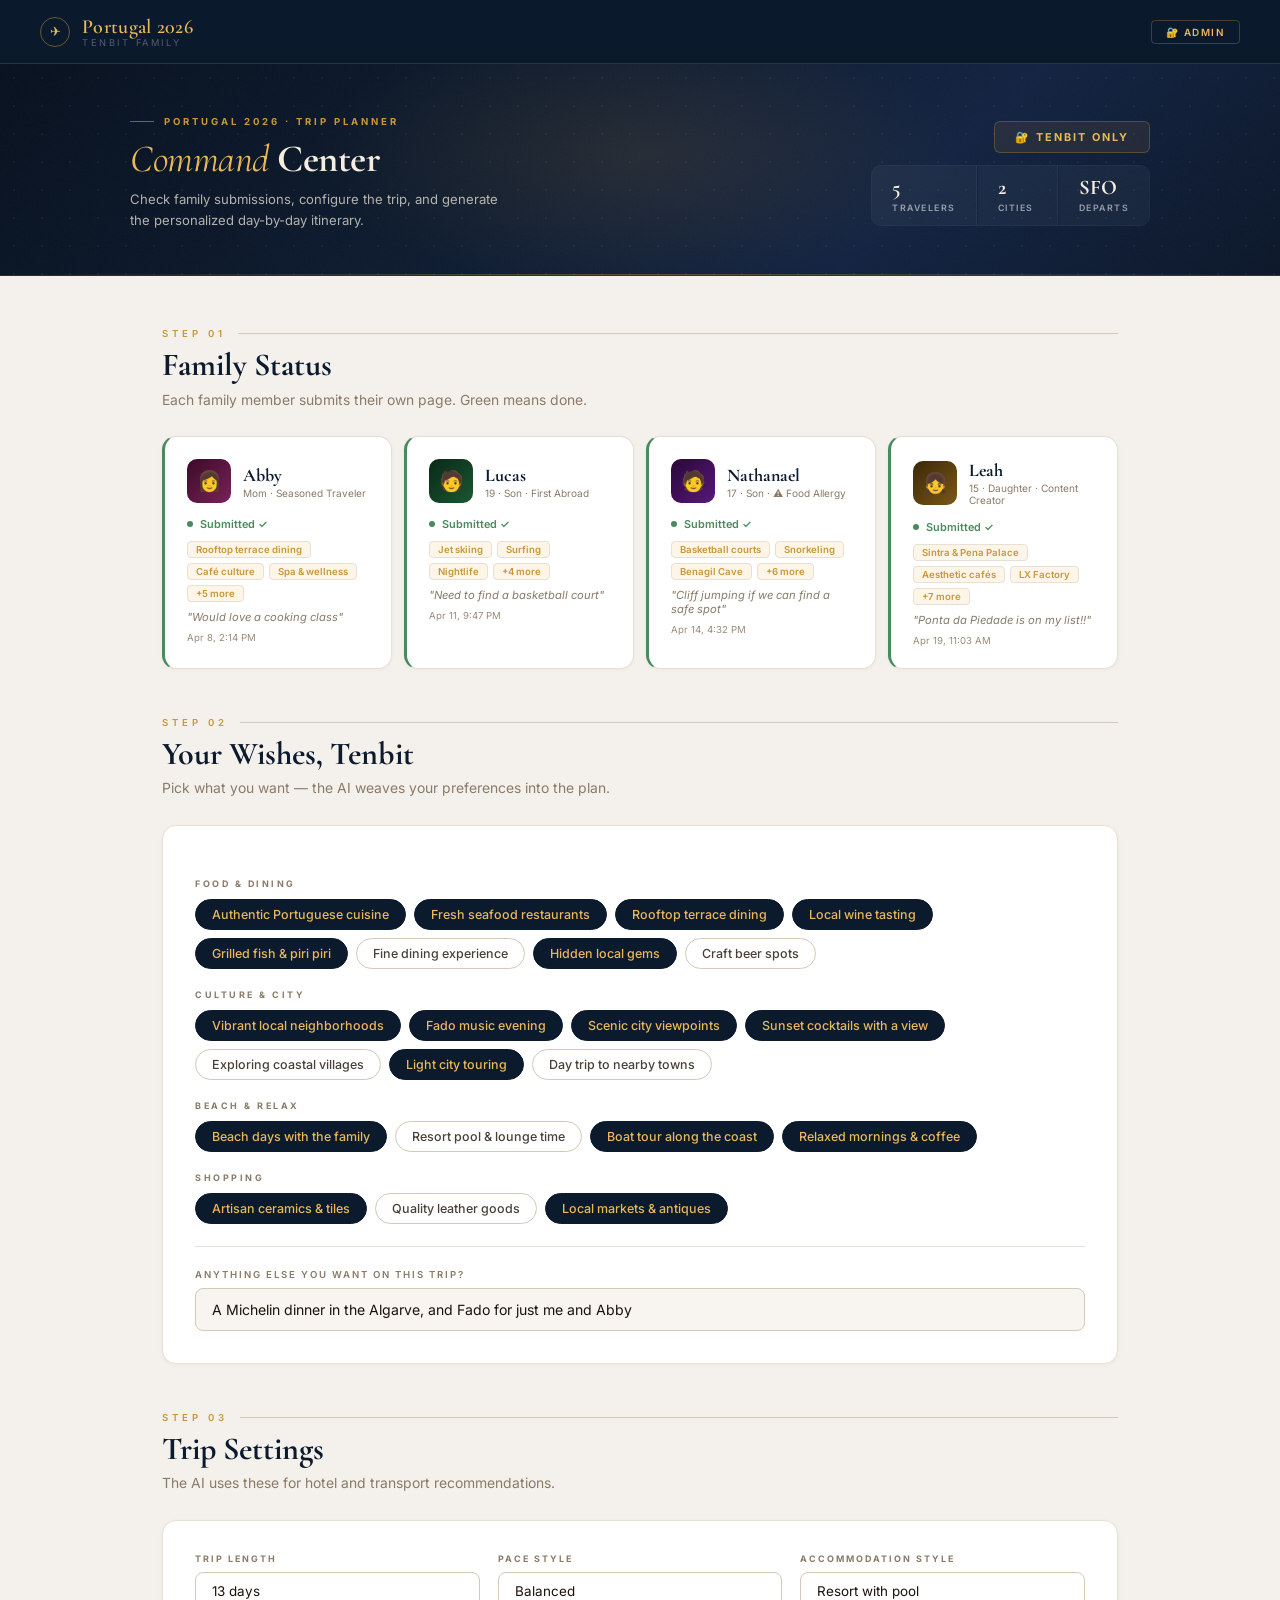
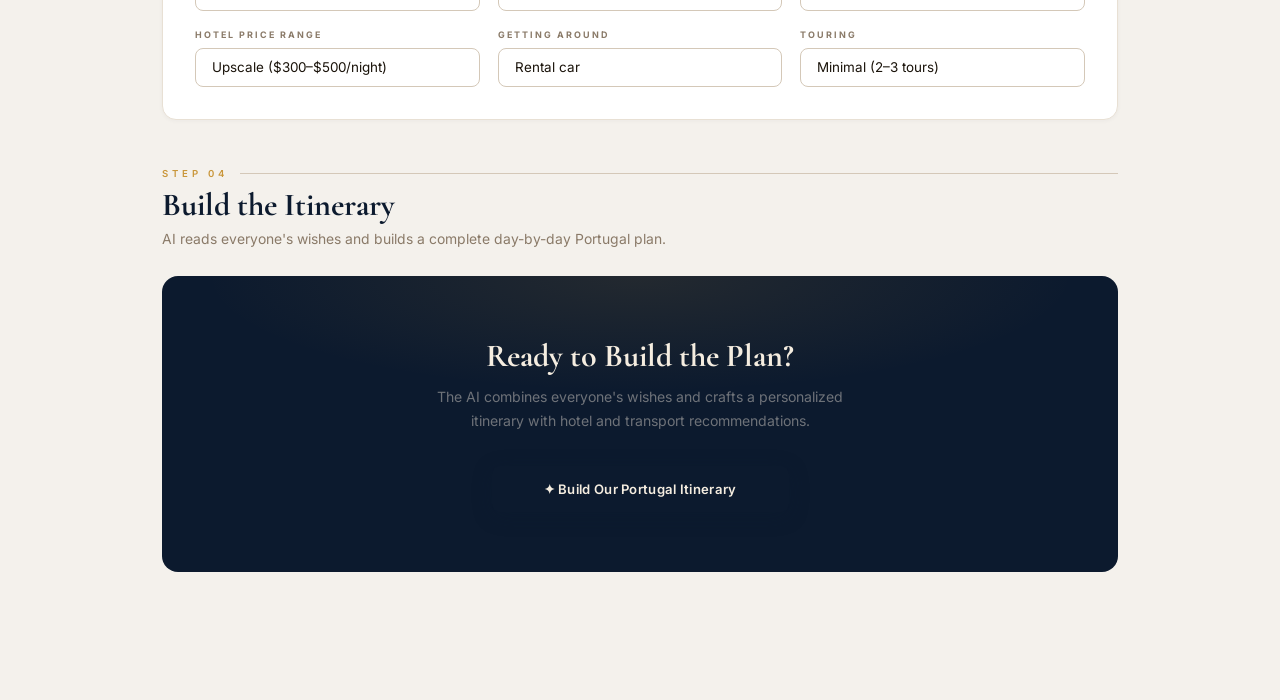
<file: presentation/admin.html>
<!DOCTYPE html>
<html lang="en">
<head>
<meta charset="UTF-8">
<meta name="viewport" content="width=device-width, initial-scale=1.0">
<title>Tenbit's Admin — Portugal 2026</title>
<link rel="stylesheet" href="shared.v2.css">
<style>
.page-bg{background:var(--page-bg);padding-bottom:80px;}

/* ADMIN BANNER */
.admin-banner{position:relative;overflow:hidden;background:linear-gradient(135deg,#06101E 0%,#0C1A2E 40%,#112240 70%,#0A1628 100%);padding:52px 40px 44px;border-bottom:1px solid rgba(201,150,58,0.2);}
.admin-banner-noise{position:absolute;inset:0;opacity:0.04;background-image:url("data:image/svg+xml,%3Csvg viewBox='0 0 256 256' xmlns='http://www.w3.org/2000/svg'%3E%3Cfilter id='n'%3E%3CfeTurbulence type='fractalNoise' baseFrequency='0.9' numOctaves='4' stitchTiles='stitch'/%3E%3C/filter%3E%3Crect width='100%25' height='100%25' filter='url(%23n)'/%3E%3C/svg%3E");background-size:200px;}
.admin-banner-glow{position:absolute;top:-60px;left:50%;transform:translateX(-50%);width:700px;height:300px;background:radial-gradient(ellipse,rgba(201,150,58,0.12) 0%,transparent 65%);pointer-events:none;}
.admin-banner-dots{position:absolute;inset:0;opacity:0.06;background-image:radial-gradient(circle,rgba(255,255,255,0.8) 1px,transparent 1px);background-size:28px 28px;}
.admin-banner-inner{position:relative;max-width:1020px;margin:0 auto;display:flex;align-items:center;justify-content:space-between;gap:32px;flex-wrap:wrap;}
.admin-banner-left{display:flex;flex-direction:column;gap:10px;}
.admin-banner-eyebrow{display:flex;align-items:center;gap:10px;font-size:0.6rem;font-weight:700;letter-spacing:3px;text-transform:uppercase;color:var(--gold);margin-bottom:2px;}
.admin-banner-eyebrow::before{content:'';width:24px;height:1px;background:var(--gold);opacity:0.6;}
.admin-banner-title{font-family:'Cormorant Garamond',serif;font-size:2.4rem;font-weight:700;color:#F5EDE0;line-height:1.05;letter-spacing:-0.5px;}
.admin-banner-title em{color:var(--gold2);font-style:italic;font-weight:400;}
.admin-banner-sub{color:rgba(245,237,224,0.72);font-size:0.82rem;line-height:1.6;max-width:380px;font-weight:400;}
.admin-banner-right{display:flex;flex-direction:column;align-items:flex-end;gap:12px;}
.admin-banner-badge{background:rgba(201,150,58,0.1);border:1px solid rgba(201,150,58,0.3);color:var(--gold2);padding:8px 20px;border-radius:6px;font-size:0.68rem;font-weight:700;letter-spacing:2px;text-transform:uppercase;}
.admin-banner-stats{display:flex;gap:1px;border:1px solid rgba(255,255,255,0.07);border-radius:10px;overflow:hidden;}
.admin-stat{padding:12px 20px;background:rgba(255,255,255,0.04);display:flex;flex-direction:column;gap:3px;min-width:80px;}
.admin-stat:not(:last-child){border-right:1px solid rgba(255,255,255,0.06);}
.admin-stat-val{font-family:'Cormorant Garamond',serif;font-size:1.3rem;font-weight:700;color:#F5EDE0;line-height:1;}
.admin-stat-lbl{font-size:0.55rem;font-weight:600;letter-spacing:1.5px;text-transform:uppercase;color:rgba(255,255,255,0.55);}
.admin-banner-rule{position:absolute;bottom:0;left:0;right:0;height:1px;background:linear-gradient(90deg,transparent,rgba(201,150,58,0.4),transparent);}

.admin-wrap{max-width:1020px;margin:0 auto;padding:52px 32px 0;}
.step-block{margin-bottom:48px;}

/* STATUS CARDS */
.status-grid{display:grid;grid-template-columns:repeat(auto-fill,minmax(220px,1fr));gap:12px;}
.status-card{background:var(--card);border:1px solid var(--border);border-radius:14px;padding:22px;box-shadow:var(--shadow3);}
.status-card.submitted{border-left:3px solid var(--sage);}
.sc-top{display:flex;align-items:center;gap:12px;margin-bottom:14px;}
.sc-avatar{width:44px;height:44px;border-radius:10px;display:flex;align-items:center;justify-content:center;font-size:1.25rem;flex-shrink:0;}
.av-abby{background:linear-gradient(135deg,#3C0A28,#7A2258);}
.av-lucas{background:linear-gradient(135deg,#0A2818,#1A5832);}
.av-nate{background:linear-gradient(135deg,#28083A,#581878);}
.av-leah{background:linear-gradient(135deg,#3A2808,#7A5818);}
.sc-name{font-family:'Cormorant Garamond',serif;font-size:1.12rem;font-weight:700;color:var(--navy);}
.sc-role{font-size:0.63rem;color:var(--text3);margin-top:1px;}
.sc-status{display:flex;align-items:center;gap:7px;font-size:0.68rem;font-weight:600;}
.sc-status.done{color:var(--sage);}
.sc-dot{width:6px;height:6px;border-radius:50%;flex-shrink:0;}
.sc-dot.done{background:var(--sage);}
.sc-chips{display:flex;flex-wrap:wrap;gap:5px;margin-top:10px;}
.sc-chip{background:var(--gold-pale);border:1px solid var(--border);color:var(--gold);padding:2px 8px;border-radius:4px;font-size:0.6rem;font-weight:600;}
.sc-extra{margin-top:8px;font-size:0.7rem;color:var(--text3);font-style:italic;}
.sc-time{font-size:0.6rem;color:var(--text4);margin-top:8px;}

/* WHITE CARD */
.white-card{background:var(--card);border:1px solid var(--border);border-radius:14px;padding:32px;box-shadow:var(--shadow3);}
.cat-label{font-size:0.56rem;font-weight:700;text-transform:uppercase;letter-spacing:2.5px;color:var(--text3);display:block;margin:20px 0 10px;}
.divider{height:1px;background:var(--border);margin:22px 0;}
.settings-grid{display:grid;grid-template-columns:repeat(auto-fill,minmax(210px,1fr));gap:18px;}
.sf{display:flex;flex-direction:column;gap:8px;}
.sf label{font-size:0.56rem;font-weight:700;text-transform:uppercase;letter-spacing:2px;color:var(--text3);}

/* GENERATE BAR */
.generate-bar{background:var(--navy);border-radius:16px;padding:60px 48px;text-align:center;position:relative;overflow:hidden;}
.generate-bar::before{content:'';position:absolute;inset:0;background:radial-gradient(ellipse 70% 60% at 50% 0%,rgba(201,150,58,0.12) 0%,transparent 65%);pointer-events:none;}
.generate-bar h3{font-family:'Cormorant Garamond',serif;font-size:2rem;color:#F5EDE0;margin-bottom:10px;position:relative;font-weight:700;}
.generate-bar p{color:rgba(245,237,224,0.42);font-size:0.88rem;margin-bottom:32px;position:relative;max-width:420px;margin-left:auto;margin-right:auto;line-height:1.75;}

@media(max-width:640px){
  .admin-banner{padding:36px 20px 32px;}
  .admin-banner-title{font-size:1.8rem;}
  .admin-banner-right{align-items:flex-start;}
  .admin-banner-stats{width:100%;}
  .admin-stat{flex:1;min-width:0;}
  .admin-wrap{padding:36px 18px 0;}
  .generate-bar{padding:40px 24px;}
  .status-grid{grid-template-columns:1fr 1fr;}
}
</style>
</head>
<body>

<nav class="nav">
  <div class="nav-logo">
    <div class="nav-logo-mark">✈</div>
    <div><div class="nav-logo-text">Portugal 2026</div><span class="nav-logo-sub">Tenbit Family</span></div>
  </div>
  <div class="nav-badge">🔐 Admin</div>
</nav>

<div class="admin-banner">
  <div class="admin-banner-noise"></div>
  <div class="admin-banner-glow"></div>
  <div class="admin-banner-dots"></div>
  <div class="admin-banner-inner">
    <div class="admin-banner-left">
      <div class="admin-banner-eyebrow">Portugal 2026 · Trip Planner</div>
      <div class="admin-banner-title"><em>Command</em> Center</div>
      <div class="admin-banner-sub">Check family submissions, configure the trip, and generate the personalized day-by-day itinerary.</div>
    </div>
    <div class="admin-banner-right">
      <div class="admin-banner-badge">🔐 Tenbit Only</div>
      <div class="admin-banner-stats">
        <div class="admin-stat"><div class="admin-stat-val">5</div><div class="admin-stat-lbl">Travelers</div></div>
        <div class="admin-stat"><div class="admin-stat-val">2</div><div class="admin-stat-lbl">Cities</div></div>
        <div class="admin-stat"><div class="admin-stat-val">SFO</div><div class="admin-stat-lbl">Departs</div></div>
      </div>
    </div>
  </div>
  <div class="admin-banner-rule"></div>
</div>

<div class="page-bg">
<div class="admin-wrap">

  <!-- STEP 01: FAMILY STATUS -->
  <div class="step-block">
    <div class="section-eyebrow">Step 01</div>
    <div class="section-title">Family Status</div>
    <p class="section-hint">Each family member submits their own page. Green means done.</p>
    <div class="status-grid">

      <!-- Abby — Apr 8 -->
      <div class="status-card submitted">
        <div class="sc-top">
          <div class="sc-avatar av-abby">👩</div>
          <div><div class="sc-name">Abby</div><div class="sc-role">Mom · Seasoned Traveler</div></div>
        </div>
        <div class="sc-status done"><span class="sc-dot done"></span>Submitted ✓</div>
        <div class="sc-chips">
          <span class="sc-chip">Rooftop terrace dining</span>
          <span class="sc-chip">Café culture</span>
          <span class="sc-chip">Spa & wellness</span>
          <span class="sc-chip">+5 more</span>
        </div>
        <div class="sc-extra">"Would love a cooking class"</div>
        <div class="sc-time">Apr 8, 2:14 PM</div>
      </div>

      <!-- Lucas — Apr 11 -->
      <div class="status-card submitted">
        <div class="sc-top">
          <div class="sc-avatar av-lucas">🧑</div>
          <div><div class="sc-name">Lucas</div><div class="sc-role">19 · Son · First Abroad</div></div>
        </div>
        <div class="sc-status done"><span class="sc-dot done"></span>Submitted ✓</div>
        <div class="sc-chips">
          <span class="sc-chip">Jet skiing</span>
          <span class="sc-chip">Surfing</span>
          <span class="sc-chip">Nightlife</span>
          <span class="sc-chip">+4 more</span>
        </div>
        <div class="sc-extra">"Need to find a basketball court"</div>
        <div class="sc-time">Apr 11, 9:47 PM</div>
      </div>

      <!-- Nathanael — Apr 14 -->
      <div class="status-card submitted">
        <div class="sc-top">
          <div class="sc-avatar av-nate">🧑</div>
          <div><div class="sc-name">Nathanael</div><div class="sc-role">17 · Son · ⚠ Food Allergy</div></div>
        </div>
        <div class="sc-status done"><span class="sc-dot done"></span>Submitted ✓</div>
        <div class="sc-chips">
          <span class="sc-chip">Basketball courts</span>
          <span class="sc-chip">Snorkeling</span>
          <span class="sc-chip">Benagil Cave</span>
          <span class="sc-chip">+6 more</span>
        </div>
        <div class="sc-extra">"Cliff jumping if we can find a safe spot"</div>
        <div class="sc-time">Apr 14, 4:32 PM</div>
      </div>

      <!-- Leah — Apr 19 -->
      <div class="status-card submitted">
        <div class="sc-top">
          <div class="sc-avatar av-leah">👧</div>
          <div><div class="sc-name">Leah</div><div class="sc-role">15 · Daughter · Content Creator</div></div>
        </div>
        <div class="sc-status done"><span class="sc-dot done"></span>Submitted ✓</div>
        <div class="sc-chips">
          <span class="sc-chip">Sintra & Pena Palace</span>
          <span class="sc-chip">Aesthetic cafés</span>
          <span class="sc-chip">LX Factory</span>
          <span class="sc-chip">+7 more</span>
        </div>
        <div class="sc-extra">"Ponta da Piedade is on my list!!"</div>
        <div class="sc-time">Apr 19, 11:03 AM</div>
      </div>

    </div>
  </div>

  <!-- STEP 02: TENBIT'S WISHES -->
  <div class="step-block">
    <div class="section-eyebrow">Step 02</div>
    <div class="section-title">Your Wishes, Tenbit</div>
    <p class="section-hint">Pick what you want — the AI weaves your preferences into the plan.</p>
    <div class="white-card">
      <span class="cat-label">Food & Dining</span>
      <div class="chips">
        <span class="chip on">Authentic Portuguese cuisine</span>
        <span class="chip on">Fresh seafood restaurants</span>
        <span class="chip on">Rooftop terrace dining</span>
        <span class="chip on">Local wine tasting</span>
        <span class="chip on">Grilled fish &amp; piri piri</span>
        <span class="chip">Fine dining experience</span>
        <span class="chip on">Hidden local gems</span>
        <span class="chip">Craft beer spots</span>
      </div>
      <span class="cat-label">Culture &amp; City</span>
      <div class="chips">
        <span class="chip on">Vibrant local neighborhoods</span>
        <span class="chip on">Fado music evening</span>
        <span class="chip on">Scenic city viewpoints</span>
        <span class="chip on">Sunset cocktails with a view</span>
        <span class="chip">Exploring coastal villages</span>
        <span class="chip on">Light city touring</span>
        <span class="chip">Day trip to nearby towns</span>
      </div>
      <span class="cat-label">Beach &amp; Relax</span>
      <div class="chips">
        <span class="chip on">Beach days with the family</span>
        <span class="chip">Resort pool &amp; lounge time</span>
        <span class="chip on">Boat tour along the coast</span>
        <span class="chip on">Relaxed mornings &amp; coffee</span>
      </div>
      <span class="cat-label">Shopping</span>
      <div class="chips">
        <span class="chip on">Artisan ceramics &amp; tiles</span>
        <span class="chip">Quality leather goods</span>
        <span class="chip on">Local markets &amp; antiques</span>
      </div>
      <div class="divider"></div>
      <label class="field-label">Anything else you want on this trip?</label>
      <input type="text" class="field-input" value="A Michelin dinner in the Algarve, and Fado for just me and Abby" readonly />
    </div>
  </div>

  <!-- STEP 03: TRIP SETTINGS -->
  <div class="step-block">
    <div class="section-eyebrow">Step 03</div>
    <div class="section-title">Trip Settings</div>
    <p class="section-hint">The AI uses these for hotel and transport recommendations.</p>
    <div class="white-card">
      <div class="settings-grid">
        <div class="sf"><label>Trip Length</label>
          <select class="field-select"><option selected>13 days</option></select>
        </div>
        <div class="sf"><label>Pace Style</label>
          <select class="field-select"><option selected>Balanced</option></select>
        </div>
        <div class="sf"><label>Accommodation Style</label>
          <select class="field-select"><option selected>Resort with pool</option></select>
        </div>
        <div class="sf"><label>Hotel Price Range</label>
          <select class="field-select"><option selected>Upscale ($300–$500/night)</option></select>
        </div>
        <div class="sf"><label>Getting Around</label>
          <select class="field-select"><option selected>Rental car</option></select>
        </div>
        <div class="sf"><label>Touring</label>
          <select class="field-select"><option selected>Minimal (2–3 tours)</option></select>
        </div>
      </div>
    </div>
  </div>

  <!-- STEP 04: BUILD -->
  <div class="step-block">
    <div class="section-eyebrow">Step 04</div>
    <div class="section-title">Build the Itinerary</div>
    <p class="section-hint" style="margin-bottom:24px;">AI reads everyone's wishes and builds a complete day-by-day Portugal plan.</p>
    <div class="generate-bar">
      <h3>Ready to Build the Plan?</h3>
      <p>The AI combines everyone's wishes and crafts a personalized itinerary with hotel and transport recommendations.</p>
      <button class="btn-primary">✦ Build Our Portugal Itinerary</button>
    </div>
  </div>

</div>
</div>

</body>
</html>
</file>
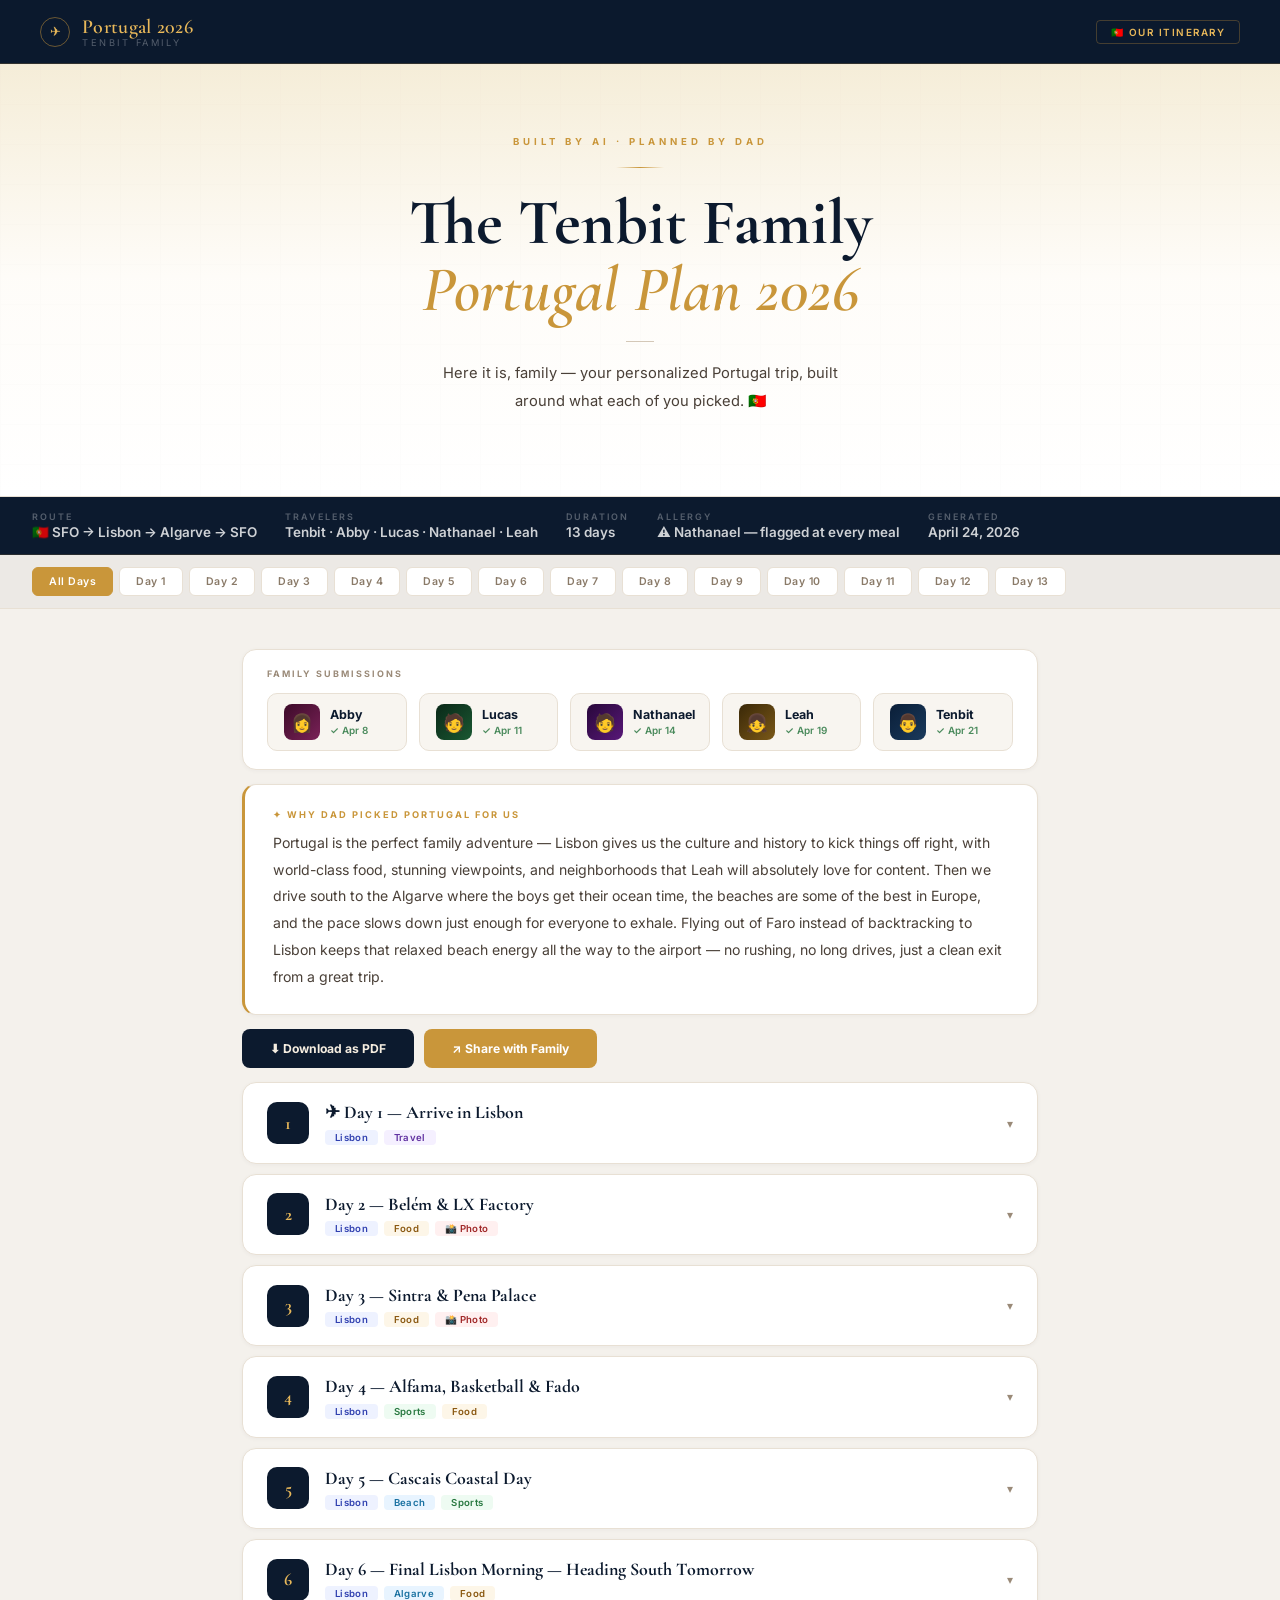
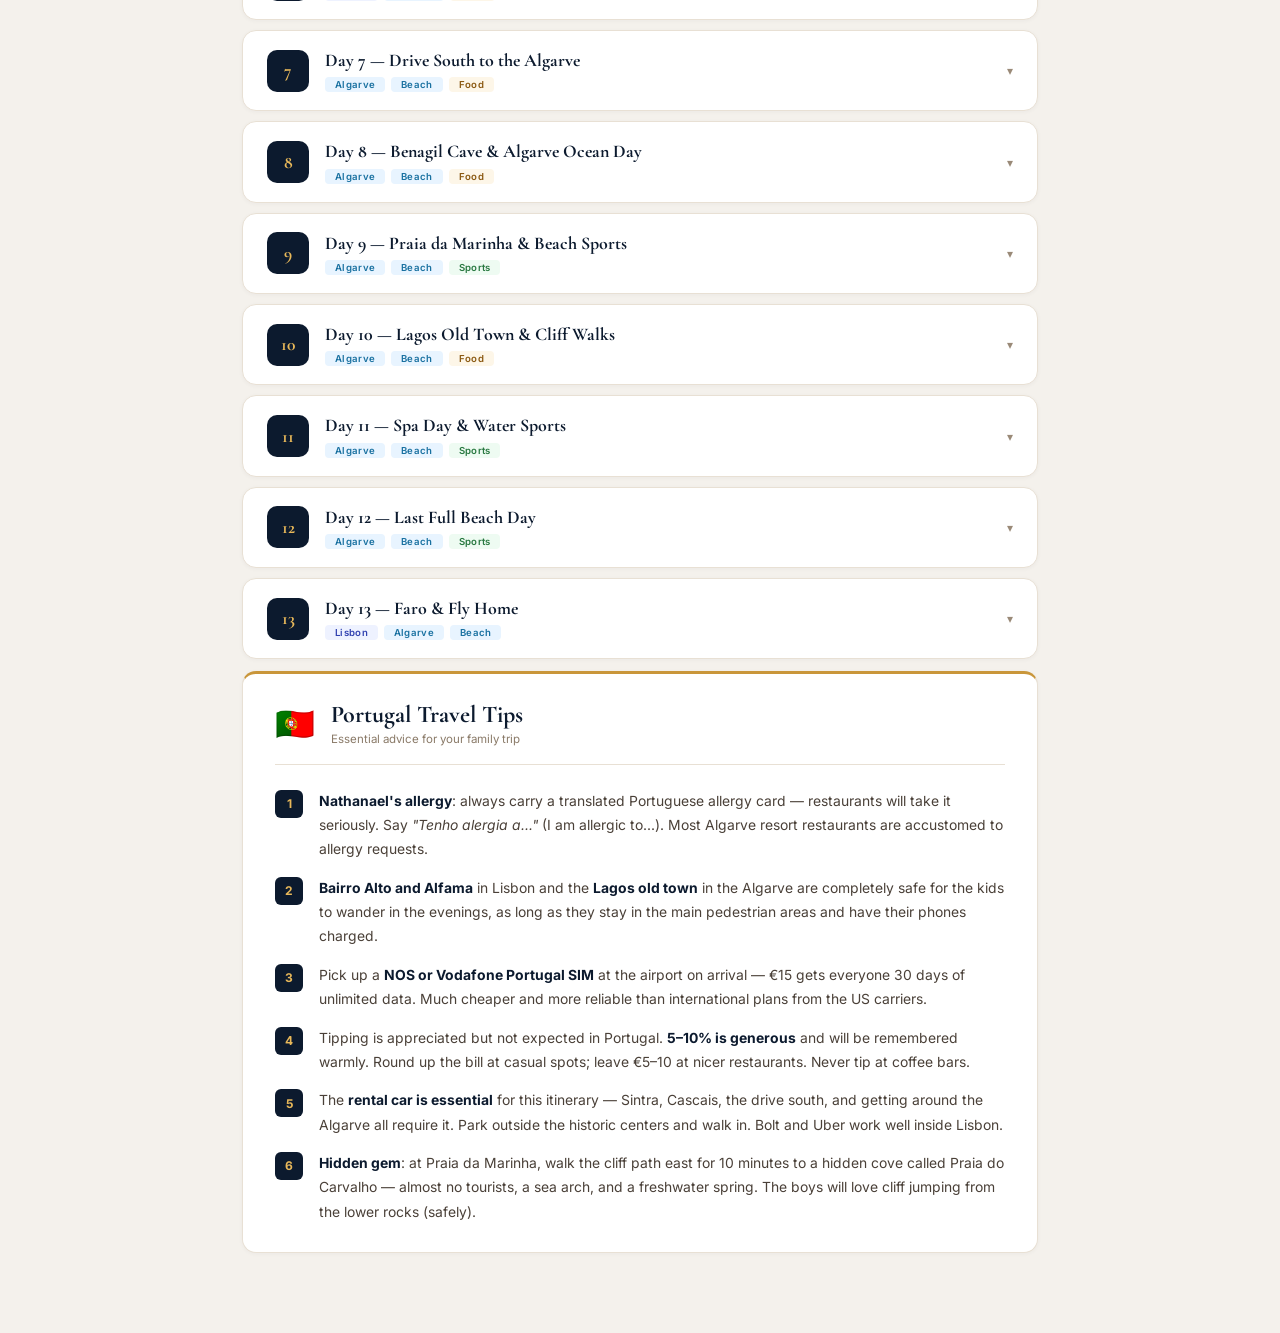
<file: presentation/itinerary.html>
<!DOCTYPE html>
<html lang="en">
<head>
<meta charset="UTF-8">
<meta name="viewport" content="width=device-width, initial-scale=1.0">
<title>Tenbit Family Portugal 2026 — Our Itinerary</title>
<link rel="stylesheet" href="shared.v2.css">
<style>
.itin-summary-bar{background:var(--navy);border-bottom:1px solid rgba(201,150,58,0.15);padding:14px 32px;display:flex;gap:28px;flex-wrap:wrap;}
.isum{display:flex;flex-direction:column;gap:2px;flex-shrink:0;}
.isum .l{font-size:0.56rem;text-transform:uppercase;letter-spacing:2px;color:rgba(255,255,255,0.3);font-weight:600;}
.isum .v{font-size:0.84rem;font-weight:600;color:rgba(255,255,255,0.8);}
.page-bg{background:var(--page-bg);min-height:60vh;padding-bottom:80px;}
.itin-wrap{max-width:860px;margin:0 auto;padding:40px 32px 0;}

/* Family submission row */
.family-submitted-bar{background:var(--card);border:1px solid var(--border);border-radius:14px;padding:18px 24px;margin-bottom:14px;box-shadow:var(--shadow3);}
.fam-bar-label{font-size:0.56rem;font-weight:700;letter-spacing:2px;text-transform:uppercase;color:var(--text4);margin-bottom:14px;}
.fam-bar-row{display:flex;gap:12px;flex-wrap:wrap;}
.fam-pill{display:flex;align-items:center;gap:10px;background:var(--card2);border:1px solid var(--border);border-radius:10px;padding:10px 16px;flex:1;min-width:130px;}
.fam-pill-avatar{width:36px;height:36px;border-radius:8px;display:flex;align-items:center;justify-content:center;font-size:1.1rem;flex-shrink:0;}
.av-tenbit{background:linear-gradient(135deg,#0A1E38,#1A3A5C);}
.av-abby{background:linear-gradient(135deg,#3C0A28,#7A2258);}
.av-lucas{background:linear-gradient(135deg,#0A2818,#1A5832);}
.av-nate{background:linear-gradient(135deg,#28083A,#581878);}
.av-leah{background:linear-gradient(135deg,#3A2808,#7A5818);}
.fam-pill-info{}
.fam-pill-name{font-size:0.78rem;font-weight:700;color:var(--navy);line-height:1.2;}
.fam-pill-date{font-size:0.62rem;color:var(--sage);font-weight:600;margin-top:1px;}
.fam-pill-date::before{content:'✓ ';}

.tips-card{background:var(--card);border:1px solid var(--border);border-top:3px solid var(--gold);border-radius:14px;padding:28px 32px;margin-top:12px;box-shadow:var(--shadow3);}
.tips-header{display:flex;align-items:center;gap:16px;margin-bottom:24px;padding-bottom:18px;border-bottom:1px solid var(--border);}
.tips-icon{font-size:2rem;flex-shrink:0;}
.tips-title{font-family:'Cormorant Garamond',serif;font-size:1.5rem;font-weight:700;color:var(--navy);line-height:1.1;}
.tips-sub{font-size:0.72rem;color:var(--text3);margin-top:3px;}
.tips-list{display:flex;flex-direction:column;gap:14px;}
.tip-item{display:flex;align-items:flex-start;gap:16px;}
.tip-num{width:28px;height:28px;border-radius:6px;background:var(--navy);color:var(--gold2);font-size:0.75rem;font-weight:700;display:flex;align-items:center;justify-content:center;flex-shrink:0;margin-top:1px;}
.tip-text{font-size:0.87rem;line-height:1.75;color:var(--text2);flex:1;}
.tip-text strong{color:var(--navy);}

.action-btns{display:flex;gap:10px;flex-wrap:wrap;margin-bottom:14px;}
@media(max-width:640px){.itin-wrap{padding:28px 18px 0;}.itin-summary-bar{padding:12px 18px;gap:16px;}.tips-card{padding:22px 18px;}.fam-bar-row{gap:8px;}.fam-pill{min-width:calc(50% - 4px);flex:none;}}
</style>
</head>
<body>
<nav class="nav">
  <div class="nav-logo">
    <div class="nav-logo-mark">✈</div>
    <div><div class="nav-logo-text">Portugal 2026</div><span class="nav-logo-sub">Tenbit Family</span></div>
  </div>
  <div class="nav-badge">🇵🇹 Our Itinerary</div>
</nav>
<div class="hero">
  <div class="hero-glow"></div>
  <div class="hero-grid"></div>
  <div class="hero-eyebrow">Built by AI · Planned by Dad</div>
  <div class="hero-rule"></div>
  <h1>The Tenbit Family<br><em>Portugal Plan 2026</em></h1>
  <div class="hero-rule2"></div>
  <p class="hero-sub">Here it is, family — your personalized Portugal trip, built around what each of you picked. 🇵🇹</p>
</div>

<div class="itin-summary-bar">
  <div class="isum"><span class="l">Route</span><span class="v">🇵🇹 SFO → Lisbon → Algarve → SFO</span></div>
  <div class="isum"><span class="l">Travelers</span><span class="v">Tenbit · Abby · Lucas · Nathanael · Leah</span></div>
  <div class="isum"><span class="l">Duration</span><span class="v">13 days</span></div>
  <div class="isum"><span class="l">Allergy</span><span class="v">⚠ Nathanael — flagged at every meal</span></div>
  <div class="isum"><span class="l">Generated</span><span class="v">April 24, 2026</span></div>
</div>

<div class="day-filter-bar" id="dayFilterBar"></div>

<div class="page-bg">
<div class="itin-wrap">

  <!-- Family submitted bar -->
  <div class="family-submitted-bar">
    <div class="fam-bar-label">Family Submissions</div>
    <div class="fam-bar-row">
      <div class="fam-pill"><div class="fam-pill-avatar av-abby">👩</div><div class="fam-pill-info"><div class="fam-pill-name">Abby</div><div class="fam-pill-date">Apr 8</div></div></div>
      <div class="fam-pill"><div class="fam-pill-avatar av-lucas">🧑</div><div class="fam-pill-info"><div class="fam-pill-name">Lucas</div><div class="fam-pill-date">Apr 11</div></div></div>
      <div class="fam-pill"><div class="fam-pill-avatar av-nate">🧑</div><div class="fam-pill-info"><div class="fam-pill-name">Nathanael</div><div class="fam-pill-date">Apr 14</div></div></div>
      <div class="fam-pill"><div class="fam-pill-avatar av-leah">👧</div><div class="fam-pill-info"><div class="fam-pill-name">Leah</div><div class="fam-pill-date">Apr 19</div></div></div>
      <div class="fam-pill"><div class="fam-pill-avatar av-tenbit">👨</div><div class="fam-pill-info"><div class="fam-pill-name">Tenbit</div><div class="fam-pill-date">Apr 21</div></div></div>
    </div>
  </div>

  <!-- Intro rec box -->
  <div class="ai-rec-box" style="margin-bottom:14px;">
    <div class="rec-label">✦ Why Dad Picked Portugal for Us</div>
    <p>Portugal is the perfect family adventure — Lisbon gives us the culture and history to kick things off right, with world-class food, stunning viewpoints, and neighborhoods that Leah will absolutely love for content. Then we drive south to the Algarve where the boys get their ocean time, the beaches are some of the best in Europe, and the pace slows down just enough for everyone to exhale. Flying out of Faro instead of backtracking to Lisbon keeps that relaxed beach energy all the way to the airport — no rushing, no long drives, just a clean exit from a great trip.</p>
  </div>

  <div class="action-btns">
    <button class="btn-action-pdf">⬇ Download as PDF</button>
    <a class="btn-action-share" href="#">↗ Share with Family</a>
  </div>

  <div id="itinOutput"></div>

</div>
</div>

<script>
const DAYS = [
  {
    num:1, title:"Arrive in Lisbon",
    body:`Morning: Overnight flight from SFO lands at Lisbon Humberto Delgado Airport — clear customs, collect bags, and meet your rental car from Europcar at the terminal.
Afternoon: Check into Bairro Alto Hotel, a beautifully restored 18th-century palace right in the heart of Lisbon's most vibrant neighborhood, with a rooftop terrace and a pool the kids will claim immediately.
Evening: Easy first night — walk to Tasca do Chico in Bairro Alto for grilled fish, piri piri chicken, and a table of pastéis de nata. <span class="allergy-note">⚠ Confirm allergens for Nathanael</span>`
  },
  {
    num:2, title:"Belém & LX Factory",
    body:`Morning: Drive the riverside to Belém — visit the Torre de Belém and the Mosteiro dos Jerónimos, then stop at Pastéis de Belém, the original custard tart bakery open since 1837.
<br><span style="background:var(--gold-pale);border:1px solid var(--border);padding:4px 12px;border-radius:4px;font-size:0.78rem;color:var(--gold);display:inline-block;margin:6px 0;">📸 PHOTO Leah Shot: Torre de Belém at golden hour — the Tagus River reflection makes every shot look editorial.</span>
Afternoon: Head to LX Factory, a creative market inside a repurposed 19th-century industrial complex — vintage shops, independent brands, street food, and incredible murals throughout.
Evening: Dinner at Taberna da Rua das Flores for classic Portuguese petiscos and natural wine. <span class="allergy-note">⚠ Confirm allergens for Nathanael</span>`
  },
  {
    num:3, title:"Sintra & Pena Palace",
    body:`Morning: Early start — drive 40 minutes to Sintra and climb through the forest to Palácio Nacional da Pena, the fairytale palace perched above the clouds that looks like it was designed for Leah's Instagram.
<br><span style="background:var(--gold-pale);border:1px solid var(--border);padding:4px 12px;border-radius:4px;font-size:0.78rem;color:var(--gold);display:inline-block;margin:6px 0;">📸 PHOTO Leah Shot: Pena Palace from the lower terrace — the yellow and red towers against the Sintra hills are unlike anywhere else in Europe.</span>
Afternoon: Explore the Moorish Castle and the village below for artisan sweets and souvenirs, then head back to Lisbon for a quiet afternoon by the hotel pool.
Evening: Sunset cocktails at Park Bar, Lisbon's rooftop hidden above a car park in Bairro Alto — one of the best views in the city. Dinner at nearby Zé da Mouraria for fresh seafood. <span class="allergy-note">⚠ Confirm allergens for Nathanael</span>`
  },
  {
    num:4, title:"Alfama, Basketball & Fado",
    body:`Morning: Explore Alfama on foot — the oldest neighborhood in Lisbon, with narrow winding streets, street art, and the São Jorge Castle overlooking the city. Stop at Miradouro da Graça for the best city panorama.
Afternoon: Lucas and Nathanael head to Pavilhão Desportivo da Mouraria for outdoor basketball — pickup games run all afternoon. Abby and Leah explore independent boutiques and ceramic shops in Intendente.
Evening: Parents-only Fado night at Clube de Fado in Alfama — authentic music in a stone-walled wine cellar. Boys get dinner and explore the Bairro Alto streets. <span class="allergy-note">⚠ Confirm allergens for Nathanael</span>`
  },
  {
    num:5, title:"Cascais Coastal Day",
    body:`Morning: Drive 30 minutes along the Marginal coastal road to Cascais — a charming fishing village turned cosmopolitan resort town. Walk the harbor promenade and visit Praia da Rainha beach.
Afternoon: Continue to Cabo da Roca, the westernmost point of continental Europe, then back to Cascais for the afternoon. Lucas and Nate find a beach volleyball net at Praia de Cascais.
<br><span style="background:var(--gold-pale);border:1px solid var(--border);padding:4px 12px;border-radius:4px;font-size:0.78rem;color:var(--gold);display:inline-block;margin:6px 0;">📸 PHOTO Leah Shot: Cabo da Roca cliffs at the edge of Europe — the "End of the World" sign is iconic content.</span>
Evening: Dinner at A Tasca in Cascais, right on the harbor — grilled seabass and local wine with ocean views. <span class="allergy-note">⚠ Confirm allergens for Nathanael</span>`
  },
  {
    num:6, title:"Final Lisbon Morning — Heading South Tomorrow",
    body:`Morning: Slow morning — Abby finds a table at Copenhagen Coffee Lab in Príncipe Real while the family browses the Feira da Ladra flea market for ceramics, azulejo tiles, and vintage finds.
Afternoon: Last Lisbon lunch at Mercado da Ribeira — Time Out Market, where every stall represents a top Lisbon restaurant. Everyone picks their own. <span class="allergy-note">⚠ Confirm allergens for Nathanael</span>
Evening: Pack up, early dinner at the hotel rooftop. Tomorrow we drive south to the Algarve — the boys have been waiting for this since day one.`
  },
  {
    num:7, title:"Drive South to the Algarve",
    body:`Morning: Check out of Bairro Alto Hotel, load the rental car, and hit the A2 motorway south — a 3-hour scenic drive with rolling cork oak forests and golden plains.
Afternoon: Midway stop at Évora — a UNESCO World Heritage walled city with a Roman temple right in the center. Walk the old town for an hour, grab lunch at Taberna Típica Quarta-Feira, then continue south. <span class="allergy-note">⚠ Confirm allergens for Nathanael</span>
Evening: Arrive in Lagos and check into Vila Vita Parc Resort & Spa in Porches — a clifftop five-star resort with direct ocean access, multiple pools, and the kind of view that makes everyone stop talking for a moment. Dinner at the resort's Casa Velha restaurant. <span class="allergy-note">⚠ Confirm allergens for Nathanael</span>`
  },
  {
    num:8, title:"Benagil Cave & Algarve Ocean Day",
    body:`Morning: Early boat tour from Carvoeiro to the famous Benagil Sea Cave — the most photographed cave in Portugal, with a natural skylight dome and a hidden beach inside. Book tickets the night before.
<br><span style="background:var(--gold-pale);border:1px solid var(--border);padding:4px 12px;border-radius:4px;font-size:0.78rem;color:var(--gold);display:inline-block;margin:6px 0;">📸 PHOTO Leah Shot: Inside Benagil Cave from the beach — the light through the dome at 10am is otherworldly and guaranteed viral.</span>
Afternoon: Back to Praia de Carvoeiro for jet ski rentals — Lucas and Nate get 45 minutes each. Snorkeling around the rock formations at Praia da Marinha.
Evening: Rooftop dinner at Bon Bon Restaurant in Carvoeiro for fresh grilled catch of the day. <span class="allergy-note">⚠ Confirm allergens for Nathanael</span>`
  },
  {
    num:9, title:"Praia da Marinha & Beach Sports",
    body:`Morning: Full beach day at Praia da Marinha — consistently ranked one of the most beautiful beaches in the world, with golden limestone cliffs and crystal-clear water. Get there early for a good spot.
Afternoon: Beach volleyball and football on the sand. Nate and Lucas challenge any locals willing to play. Abby finds a quiet cove for a swim and reads on a towel. Leah is everywhere with her camera.
Evening: Lagos night market along the waterfront — outdoor food stalls, live music, local crafts, and the boys finally get their late-night food experience. <span class="allergy-note">⚠ Confirm allergens for Nathanael</span>`
  },
  {
    num:10, title:"Lagos Old Town & Cliff Walks",
    body:`Morning: Drive to Lagos — explore the beautiful walled old town, the Mercado de Lagos for fresh produce and local goods, and the Igreja de Santo António with its jaw-dropping gilded interior.
<br><span style="background:var(--gold-pale);border:1px solid var(--border);padding:4px 12px;border-radius:4px;font-size:0.78rem;color:var(--gold);display:inline-block;margin:6px 0;">📸 Leah Shot: Ponta da Piedade sea arch from the clifftop — the turquoise water color against the orange rock is the most-pinned image from the entire Algarve.</span>
Afternoon: Ponta da Piedade — walk the cliffside trail above the sea arches, then kayak tour through the sea caves and grottos below.
Evening: Sunset cocktails at the rooftop bar at The Vine Hotel Lagos, then dinner at O Camilo overlooking the sea. <span class="allergy-note">⚠ Confirm allergens for Nathanael</span>`
  },
  {
    num:11, title:"Spa Day & Water Sports",
    body:`Morning: Abby books a morning at the Vila Vita spa — 90-minute signature treatment while the boys head to Slide & Splash waterpark in Lagoa for the morning.
Afternoon: Paddleboarding and kayaking at Praia do Alemão near the resort. Leah and Abby take a cooking class at Algarve Cooking Academy — learning to make cataplana and pastel de nata from scratch.
Evening: Family dinner at Restaurante Sueste in Ferragudo — a beautiful riverside restaurant overlooking the old fishing village. One of the best seafood meals in the Algarve. <span class="allergy-note">⚠ Confirm allergens for Nathanael</span>`
  },
  {
    num:12, title:"Last Full Beach Day",
    body:`Morning: Back to Praia da Marinha one more time — this one is non-negotiable. Nobody wants to leave. Breakfast from the beach kiosk, morning swim, and Tenbit finally sits still for two hours.
Afternoon: Lazy afternoon at the resort pool. Abby picks up final ceramics and azulejo tile souvenirs from a boutique in Porches village. Lucas finds a pickup basketball court near Lagoa — his last game on European soil.
Evening: Final family dinner at Henrique Leis in Almancil — one of the Algarve's most celebrated restaurants, Michelin-starred, and worth every minute of the drive. <span class="allergy-note">⚠ Confirm allergens for Nathanael</span> Toast the trip. Leah shows everyone her content from the two weeks.`
  },
  {
    num:13, title:"Faro & Fly Home",
    body:`Morning: Easy last morning — late checkout at Vila Vita, final coffee on the terrace, and one last look at the Atlantic. Load the car for the last time.
Afternoon: 45-minute drive to Faro Airport — drop the rental car, check in for the SFO flight. Flying out of Faro makes perfect sense: it saves a 3-hour drive back to Lisbon, keeps the relaxed Algarve energy right up until departure, and lets everyone end the trip the way it should end — sun, ocean, and zero rushing. Browse the small airport shops for last-minute pastéis and port wine.
Evening: Depart Faro International Airport for San Francisco. Portugal 2026 — done. Already planning Portugal 2028. 🇵🇹`
  }
];

const TIPS = [
  { title:"Allergy navigation", text:"<strong>Nathanael's allergy</strong>: always carry a translated Portuguese allergy card — restaurants will take it seriously. Say <em>\"Tenho alergia a...\"</em> (I am allergic to...). Most Algarve resort restaurants are accustomed to allergy requests." },
  { title:"Safe teen areas", text:"<strong>Bairro Alto and Alfama</strong> in Lisbon and the <strong>Lagos old town</strong> in the Algarve are completely safe for the kids to wander in the evenings, as long as they stay in the main pedestrian areas and have their phones charged." },
  { title:"SIM card", text:"Pick up a <strong>NOS or Vodafone Portugal SIM</strong> at the airport on arrival — €15 gets everyone 30 days of unlimited data. Much cheaper and more reliable than international plans from the US carriers." },
  { title:"Tipping", text:"Tipping is appreciated but not expected in Portugal. <strong>5–10% is generous</strong> and will be remembered warmly. Round up the bill at casual spots; leave €5–10 at nicer restaurants. Never tip at coffee bars." },
  { title:"Transport", text:"The <strong>rental car is essential</strong> for this itinerary — Sintra, Cascais, the drive south, and getting around the Algarve all require it. Park outside the historic centers and walk in. Bolt and Uber work well inside Lisbon." },
  { title:"Surprise for the kids", text:"<strong>Hidden gem</strong>: at Praia da Marinha, walk the cliff path east for 10 minutes to a hidden cove called Praia do Carvalho — almost no tourists, a sea arch, and a freshwater spring. The boys will love cliff jumping from the lower rocks (safely)." }
];

function getTags(txt) {
  const t = [];
  if(/lisbon|alfama|belem|sintra|cascais|lx factory/i.test(txt)) t.push('<span class="day-tag tag-city">Lisbon</span>');
  if(/faro|algarve|lagos|albufeira|portim|marinha|benagil|carvoeiro|évora/i.test(txt)) t.push('<span class="day-tag tag-beach">Algarve</span>');
  if(/beach|surf|ocean|swim|snorkel|jet ski|kayak|cave|cliff|paddleboard/i.test(txt)) t.push('<span class="day-tag tag-beach">Beach</span>');
  if(/basketball|volleyball|sport|soccer|waterpark/i.test(txt)) t.push('<span class="day-tag tag-sport">Sports</span>');
  if(/restaurant|food|dinner|lunch|cafe|pastel|seafood|market|tart/i.test(txt)) t.push('<span class="day-tag tag-food">Food</span>');
  if(/leah shot|photo|tiktok|instagram/i.test(txt)) t.push('<span class="day-tag tag-photo">📸 Photo</span>');
  if(/fly|depart|arrive|airport|drive south|check.in|check.out/i.test(txt)) t.push('<span class="day-tag tag-travel">Travel</span>');
  return t.slice(0,3).join('');
}

function fmtBody(raw) {
  return raw
    .replace(/\*\*(.*?)\*\*/g,'<strong>$1</strong>')
    .replace(/\b(Morning):/gi,'<br><span class="time-lbl">Morning</span><br>')
    .replace(/\b(Afternoon):/gi,'<br><span class="time-lbl">Afternoon</span><br>')
    .replace(/\b(Evening|Night):/gi,'<br><span class="time-lbl">Evening</span><br>')
    .replace(/(<br>\s*){3,}/g,'<br><br>');
}

function toggleDay(hdr) {
  hdr.classList.toggle('open');
  hdr.nextElementSibling.classList.toggle('open');
}

function filterDay(day, containerId) {
  const bar = document.getElementById(containerId);
  bar.querySelectorAll('.day-filter-btn').forEach(b => b.classList.remove('active'));
  const target = day === 'all'
    ? bar.querySelector('.all-btn')
    : bar.querySelectorAll('.day-filter-btn:not(.all-btn)')[day - 1];
  if (target) target.classList.add('active');
  document.querySelectorAll('.day-block').forEach(block => {
    const blockDay = parseInt(block.getAttribute('data-day'));
    const header = block.querySelector('.day-header');
    const content = block.querySelector('.day-content');
    if (day === 'all') {
      block.classList.remove('hidden');
      if (header) header.classList.remove('open');
      if (content) content.classList.remove('open');
    } else {
      if (blockDay === day) {
        block.classList.remove('hidden');
        if (header) header.classList.add('open');
        if (content) content.classList.add('open');
        setTimeout(() => block.scrollIntoView({behavior:'smooth',block:'start'}), 50);
      } else {
        block.classList.add('hidden');
      }
    }
  });
}

function buildFilterBar(total, containerId) {
  const bar = document.getElementById(containerId);
  let html = '<button class="day-filter-btn all-btn active" onclick="filterDay(\'all\',\''+containerId+'\')">All Days</button>';
  for (let i = 1; i <= total; i++) {
    html += '<button class="day-filter-btn" onclick="filterDay('+i+',\''+containerId+'\')">Day '+i+'</button>';
  }
  bar.innerHTML = html;
}

// Build day cards
let cardsHtml = '';
for (const d of DAYS) {
  const tags = getTags(d.body + d.title);
  cardsHtml += `<div class="day-block" data-day="${d.num}">
    <div class="day-header" onclick="toggleDay(this)">
      <div class="day-num">${d.num}</div>
      <div class="day-meta">
        <div class="day-title">${d.num===1?'✈ ':''}Day ${d.num} — ${d.title}</div>
        <div class="day-tags">${tags}</div>
      </div>
      <span class="day-chevron">▾</span>
    </div>
    <div class="day-content"><div class="day-content-inner"><div class="day-text">${fmtBody(d.body)}</div></div></div>
  </div>`;
}

// Build tips card
let tipsHtml = `<div class="tips-card">
  <div class="tips-header">
    <div class="tips-icon">🇵🇹</div>
    <div>
      <div class="tips-title">Portugal Travel Tips</div>
      <div class="tips-sub">Essential advice for your family trip</div>
    </div>
  </div>
  <div class="tips-list">`;
TIPS.forEach((tip, i) => {
  tipsHtml += `<div class="tip-item"><div class="tip-num">${i+1}</div><div class="tip-text">${tip.text}</div></div>`;
});
tipsHtml += `</div></div>`;

document.getElementById('itinOutput').innerHTML = cardsHtml + tipsHtml;
buildFilterBar(13, 'dayFilterBar');
</script>
</body>
</html>
</file>
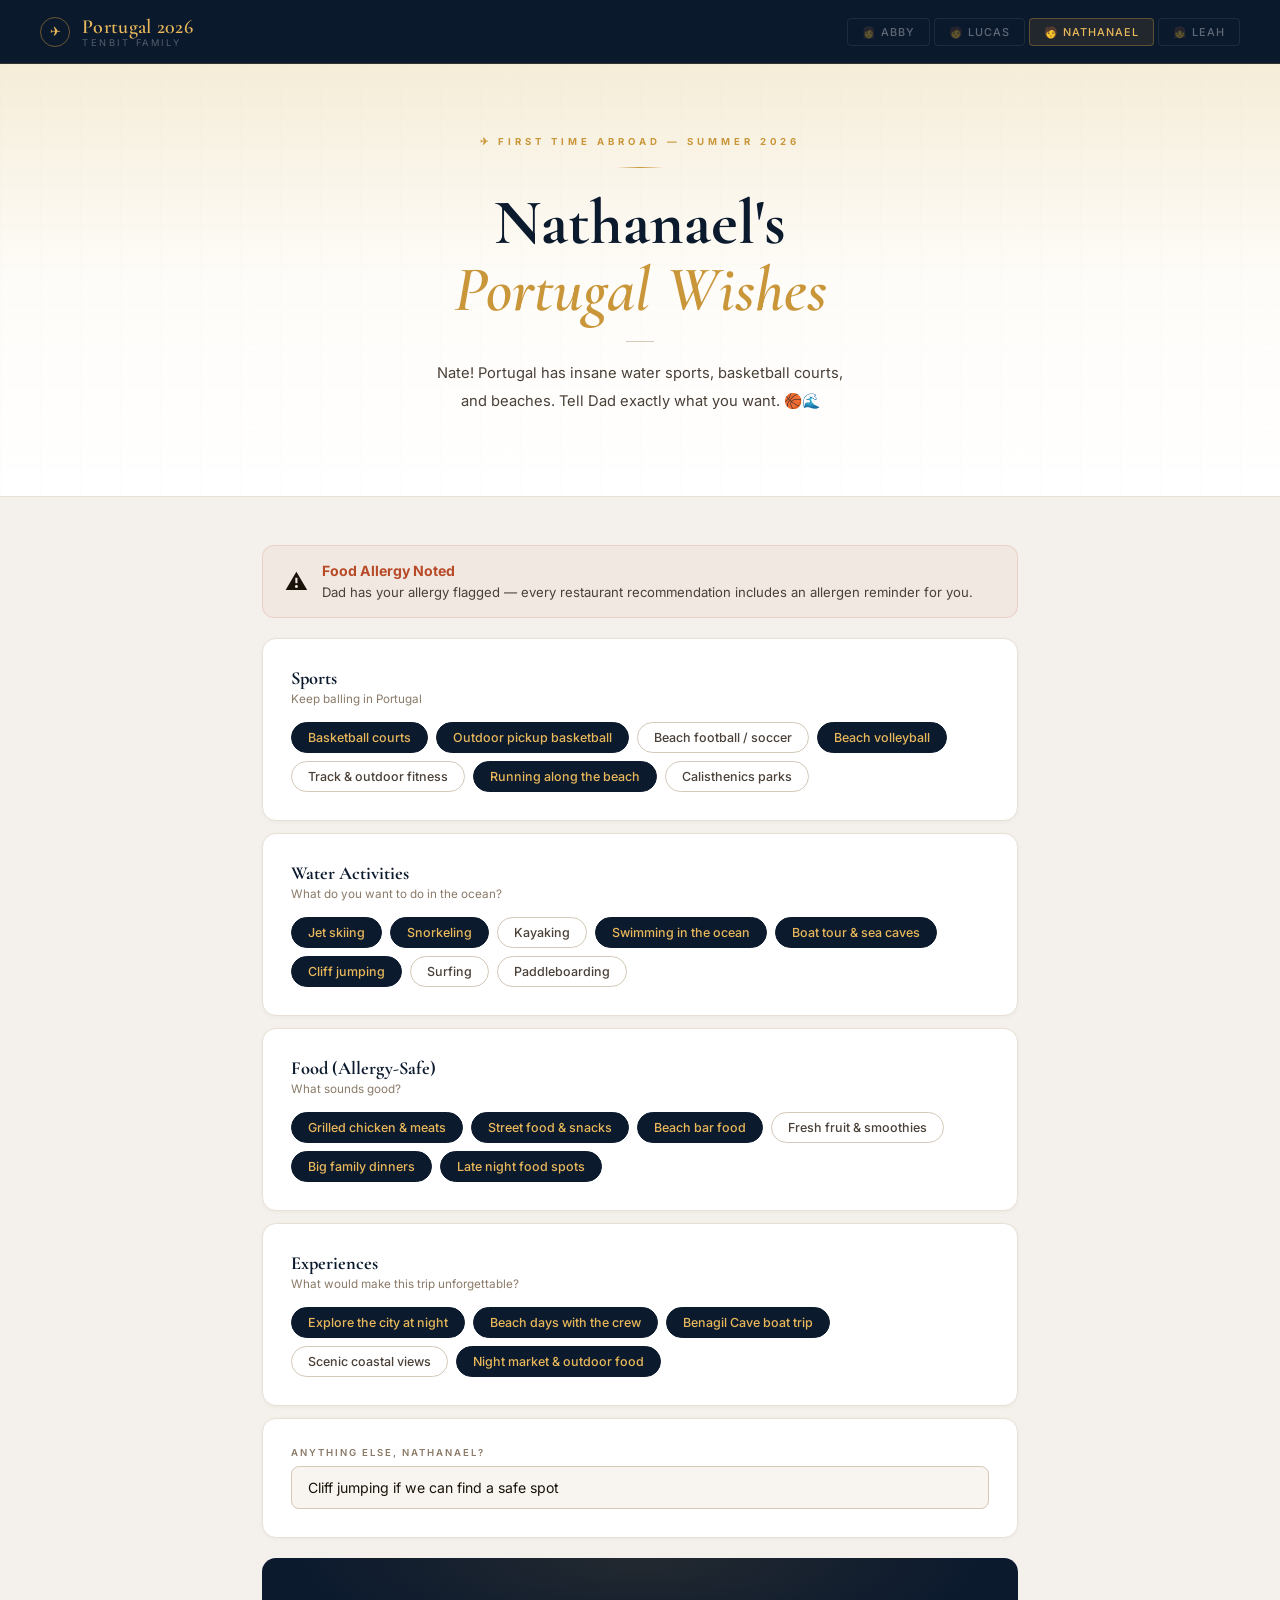
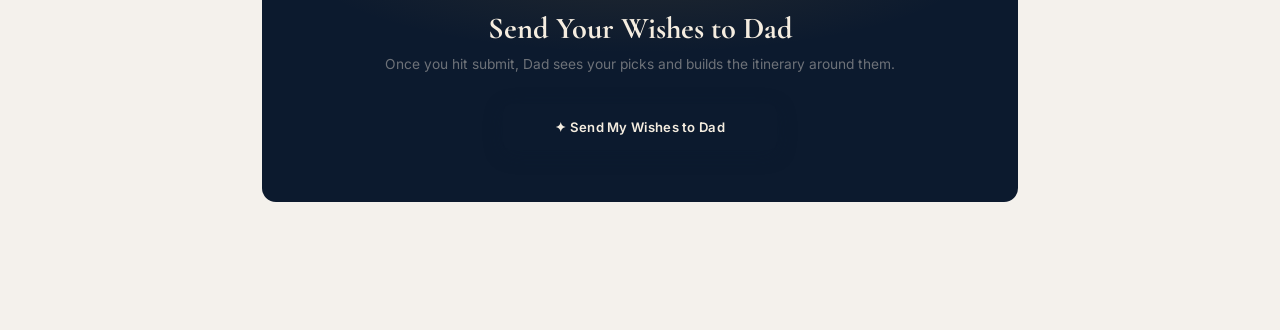
<file: presentation/nathanael.html>
<!DOCTYPE html>
<html lang="en">
<head>
<meta charset="UTF-8">
<meta name="viewport" content="width=device-width, initial-scale=1.0">
<title>Nathanael's Portugal Wishes</title>
<link rel="stylesheet" href="shared.v2.css">
<style>
.page-bg{background:var(--page-bg);padding-bottom:80px;}
.form-wrap{max-width:820px;margin:0 auto;padding:48px 32px 0;}
.cat-card{background:var(--card);border:1px solid var(--border);border-radius:14px;padding:28px;margin-bottom:12px;box-shadow:var(--shadow3);}
.cat-header{margin-bottom:16px;}
.cat-title{font-family:'Cormorant Garamond',serif;font-size:1.15rem;font-weight:700;color:var(--navy);margin-bottom:3px;}
.cat-hint{font-size:0.73rem;color:var(--text3);}
.divider{height:1px;background:var(--border);margin:20px 0;}
.submit-bar{background:var(--navy);border-radius:14px;padding:52px 40px;text-align:center;position:relative;overflow:hidden;margin-top:20px;}
.submit-bar::before{content:'';position:absolute;inset:0;background:radial-gradient(ellipse 70% 60% at 50% 0%,rgba(201,150,58,0.12) 0%,transparent 65%);pointer-events:none;}
.submit-bar h3{font-family:'Cormorant Garamond',serif;font-size:1.9rem;color:#F5EDE0;margin-bottom:6px;position:relative;font-weight:700;}
.submit-bar p{color:rgba(245,237,224,0.42);font-size:0.86rem;margin-bottom:28px;position:relative;line-height:1.7;}
@media(max-width:640px){.form-wrap{padding:32px 18px 0;}.submit-bar{padding:36px 22px;}}
</style>
</head>
<body>
<nav class="nav">
  <div class="nav-logo">
    <div class="nav-logo-mark">✈</div>
    <div><div class="nav-logo-text">Portugal 2026</div><span class="nav-logo-sub">Tenbit Family</span></div>
  </div>
  <div class="nav-pills">
    <a href="abby.html" class="nav-pill">👩 Abby</a>
    <a href="lucas.html" class="nav-pill">🧑 Lucas</a>
    <a href="nathanael.html" class="nav-pill me">🧑 Nathanael</a>
    <a href="leah.html" class="nav-pill">👧 Leah</a>
  </div>
</nav>

<div class="hero">
  <div class="hero-glow"></div>
  <div class="hero-grid"></div>
  <div class="hero-eyebrow">✈ First Time Abroad — Summer 2026</div>
  <div class="hero-rule"></div>
  <h1>Nathanael's<br><em>Portugal Wishes</em></h1>
  <div class="hero-rule2"></div>
  <p class="hero-sub">Nate! Portugal has insane water sports, basketball courts, and beaches. Tell Dad exactly what you want. 🏀🌊</p>
</div>

<div class="page-bg">
<div class="form-wrap">
  <div class="allergy-banner" style="margin-bottom:20px;">
    <div class="icon">⚠️</div>
    <div><strong>Food Allergy Noted</strong><span>Dad has your allergy flagged — every restaurant recommendation includes an allergen reminder for you.</span></div>
  </div>

  <div class="cat-card">
    <div class="cat-header"><div class="cat-title">Sports</div><div class="cat-hint">Keep balling in Portugal</div></div>
    <div class="chips">
      <span class="chip on">Basketball courts</span>
      <span class="chip on">Outdoor pickup basketball</span>
      <span class="chip">Beach football / soccer</span>
      <span class="chip on">Beach volleyball</span>
      <span class="chip">Track &amp; outdoor fitness</span>
      <span class="chip on">Running along the beach</span>
      <span class="chip">Calisthenics parks</span>
    </div>
  </div>

  <div class="cat-card">
    <div class="cat-header"><div class="cat-title">Water Activities</div><div class="cat-hint">What do you want to do in the ocean?</div></div>
    <div class="chips">
      <span class="chip on">Jet skiing</span>
      <span class="chip on">Snorkeling</span>
      <span class="chip">Kayaking</span>
      <span class="chip on">Swimming in the ocean</span>
      <span class="chip on">Boat tour &amp; sea caves</span>
      <span class="chip on">Cliff jumping</span>
      <span class="chip">Surfing</span>
      <span class="chip">Paddleboarding</span>
    </div>
  </div>

  <div class="cat-card">
    <div class="cat-header"><div class="cat-title">Food (Allergy-Safe)</div><div class="cat-hint">What sounds good?</div></div>
    <div class="chips">
      <span class="chip on">Grilled chicken &amp; meats</span>
      <span class="chip on">Street food &amp; snacks</span>
      <span class="chip on">Beach bar food</span>
      <span class="chip">Fresh fruit &amp; smoothies</span>
      <span class="chip on">Big family dinners</span>
      <span class="chip on">Late night food spots</span>
    </div>
  </div>

  <div class="cat-card">
    <div class="cat-header"><div class="cat-title">Experiences</div><div class="cat-hint">What would make this trip unforgettable?</div></div>
    <div class="chips">
      <span class="chip on">Explore the city at night</span>
      <span class="chip on">Beach days with the crew</span>
      <span class="chip on">Benagil Cave boat trip</span>
      <span class="chip">Scenic coastal views</span>
      <span class="chip on">Night market &amp; outdoor food</span>
    </div>
  </div>

  <div class="cat-card">
    <label class="field-label">Anything else, Nathanael?</label>
    <input type="text" class="field-input" value="Cliff jumping if we can find a safe spot" readonly />
  </div>

  <div class="submit-bar" style="margin-bottom:48px;">
    <h3>Send Your Wishes to Dad</h3>
    <p>Once you hit submit, Dad sees your picks and builds the itinerary around them.</p>
    <button class="btn-primary">✦ Send My Wishes to Dad</button>
  </div>

</div>
</div>
</body>
</html>
</file>
<file: shared.v2.css>
/* SHARED — Portugal 2026 — Dark Shell, Light Cards */
@import url('https://fonts.googleapis.com/css2?family=Cormorant+Garamond:ital,wght@0,400;0,600;0,700;1,400;1,600&family=Inter:wght@300;400;500;600;700&display=swap');

*{margin:0;padding:0;box-sizing:border-box;}
:root{
  --shell:#0C1A2E;
  --shell2:#111F33;
  --gold:#C9963A;
  --gold2:#E8B85A;
  --gold-pale:#FDF6E8;
  --card:#FFFFFF;
  --card2:#F8F5F0;
  --border:#E8E0D4;
  --border2:#D4C8B8;
  --text:#1A130A;
  --text2:#4A4038;
  --text3:#8A7A68;
  --navy:#0C1A2E;
  --sage:#4A8A5C;
  --terracotta:#B84A28;
  --shadow:0 4px 28px rgba(12,26,46,0.12);
  --shadow2:0 2px 12px rgba(12,26,46,0.07);
}
body{font-family:'Inter',sans-serif;background:var(--shell);color:var(--text);min-height:100vh;-webkit-font-smoothing:antialiased;}

/* NAV */
.nav{background:rgba(12,26,46,0.97);backdrop-filter:blur(20px);border-bottom:1px solid rgba(201,150,58,0.2);padding:0 40px;display:flex;justify-content:space-between;align-items:center;position:sticky;top:0;z-index:300;height:64px;}
.nav-logo{display:flex;align-items:center;gap:12px;}
.nav-logo-mark{width:30px;height:30px;border:1px solid rgba(201,150,58,0.5);border-radius:50%;display:flex;align-items:center;justify-content:center;font-size:0.8rem;color:var(--gold2);}
.nav-logo-text{font-family:'Cormorant Garamond',serif;color:var(--gold2);font-size:1.25rem;font-weight:600;letter-spacing:0.3px;}
.nav-logo-sub{color:rgba(255,255,255,0.3);font-size:0.58rem;font-weight:400;letter-spacing:2.5px;text-transform:uppercase;display:block;margin-top:-2px;}
.nav-pills{display:flex;gap:4px;}
.nav-pill{padding:6px 14px;border-radius:4px;font-size:0.68rem;font-weight:500;letter-spacing:1px;text-transform:uppercase;text-decoration:none;border:1px solid rgba(255,255,255,0.08);color:rgba(255,255,255,0.35);transition:all 0.2s;font-family:'Inter',sans-serif;}
.nav-pill:hover{border-color:rgba(201,150,58,0.4);color:var(--gold2);}
.nav-pill.me{background:rgba(201,150,58,0.12);border-color:rgba(201,150,58,0.35);color:var(--gold2);}
.nav-badge{font-size:0.62rem;font-weight:600;letter-spacing:1.5px;text-transform:uppercase;color:var(--gold2);border:1px solid rgba(201,150,58,0.3);padding:5px 14px;border-radius:4px;}

/* HERO — dark with glow */
.hero{background:var(--shell);position:relative;overflow:hidden;padding:96px 40px 108px;text-align:center;}
.hero-glow{position:absolute;inset:0;background:radial-gradient(ellipse 65% 55% at 50% 30%,rgba(201,150,58,0.1) 0%,transparent 65%);}
.hero-grid{position:absolute;inset:0;opacity:0.035;background-image:linear-gradient(rgba(255,255,255,0.8) 1px,transparent 1px),linear-gradient(90deg,rgba(255,255,255,0.8) 1px,transparent 1px);background-size:48px 48px;}
.hero-eyebrow{font-size:0.62rem;font-weight:600;letter-spacing:4px;text-transform:uppercase;color:var(--gold);margin-bottom:20px;position:relative;}
.hero-rule{width:52px;height:1px;background:linear-gradient(90deg,transparent,var(--gold),transparent);margin:0 auto 22px;position:relative;}
.hero h1{font-family:'Cormorant Garamond',serif;font-size:clamp(2.8rem,5.5vw,5rem);font-weight:700;color:#F5EDE0;line-height:1.02;margin-bottom:14px;position:relative;}
.hero h1 em{color:var(--gold2);font-style:italic;font-weight:400;}
.hero-rule2{width:32px;height:1px;background:rgba(201,150,58,0.3);margin:18px auto;position:relative;}
.hero-sub{color:rgba(245,237,224,0.5);font-size:0.95rem;max-width:440px;margin:0 auto;line-height:1.85;position:relative;font-weight:300;}

/* CONTENT AREA — light background between hero and footer */
.content-bg{background:#F2EDE6;min-height:100px;}

/* SECTION HEADERS */
.section-eyebrow{font-size:0.6rem;font-weight:600;letter-spacing:4px;text-transform:uppercase;color:var(--gold);margin-bottom:8px;display:flex;align-items:center;gap:12px;}
.section-eyebrow::after{content:'';flex:1;height:1px;background:var(--border2);}
.section-title{font-family:'Cormorant Garamond',serif;font-size:2rem;font-weight:700;color:var(--navy);margin-bottom:6px;line-height:1.1;}
.section-hint{color:var(--text3);font-size:0.87rem;margin-bottom:24px;line-height:1.7;}

/* CARDS — always white/light */
.card{background:var(--card);border:1px solid var(--border);border-radius:12px;box-shadow:var(--shadow2);}

/* CHIPS */
.chips{display:flex;flex-wrap:wrap;gap:8px;}
.chip{padding:7px 16px;border-radius:100px;font-size:0.78rem;font-weight:500;cursor:pointer;border:1px solid var(--border2);background:transparent;color:var(--text2);transition:all 0.18s;user-select:none;font-family:'Inter',sans-serif;}
.chip:hover{border-color:var(--gold);color:var(--gold);background:var(--gold-pale);}
.chip.on{background:var(--navy);border-color:var(--navy);color:var(--gold2);}

/* INPUTS */
.field-label{font-size:0.6rem;font-weight:600;letter-spacing:2px;text-transform:uppercase;color:var(--text3);display:block;margin-bottom:8px;}
.field-input{width:100%;padding:12px 16px;border:1px solid var(--border2);border-radius:8px;font-family:'Inter',sans-serif;font-size:0.88rem;color:var(--text);background:var(--card2);outline:none;transition:all 0.2s;}
.field-input:focus{border-color:var(--gold);background:var(--card);box-shadow:0 0 0 3px rgba(201,150,58,0.1);}
.field-input::placeholder{color:var(--text3);}
.field-select{width:100%;padding:11px 16px;border:1px solid var(--border2);border-radius:8px;font-family:'Inter',sans-serif;font-size:0.84rem;color:var(--text);background:var(--card);outline:none;transition:all 0.2s;-webkit-appearance:none;cursor:pointer;}
.field-select:focus{border-color:var(--gold);}

/* BUTTONS */
.btn-primary{position:relative;background:var(--gold);color:var(--navy);border:none;padding:16px 52px;border-radius:100px;font-size:0.85rem;font-weight:700;font-family:'Inter',sans-serif;cursor:pointer;transition:all 0.25s;box-shadow:0 4px 24px rgba(201,150,58,0.35);}
.btn-primary:hover{background:var(--gold2);transform:translateY(-2px);box-shadow:0 8px 32px rgba(201,150,58,0.5);}
.btn-primary:disabled{opacity:0.4;cursor:not-allowed;transform:none;box-shadow:none;}
.btn-ghost{display:inline-flex;align-items:center;gap:8px;background:rgba(255,255,255,0.06);border:1px solid rgba(255,255,255,0.12);color:rgba(255,255,255,0.5);padding:9px 20px;border-radius:100px;font-size:0.72rem;font-weight:600;letter-spacing:0.5px;font-family:'Inter',sans-serif;cursor:pointer;transition:all 0.2s;text-decoration:none;}
.btn-ghost:hover{border-color:rgba(201,150,58,0.4);color:var(--gold2);}
.btn-ghost-light{display:inline-flex;align-items:center;gap:8px;background:transparent;border:1px solid var(--border2);color:var(--text2);padding:9px 20px;border-radius:100px;font-size:0.72rem;font-weight:600;font-family:'Inter',sans-serif;cursor:pointer;transition:all 0.2s;text-decoration:none;}
.btn-ghost-light:hover{border-color:var(--navy);color:var(--navy);}
.btn-action-pdf{position:relative;background:var(--navy);color:var(--gold2);border:none;padding:11px 24px;border-radius:100px;font-size:0.72rem;font-weight:600;font-family:'Inter',sans-serif;cursor:pointer;transition:all 0.2s;display:inline-flex;align-items:center;gap:8px;}
.btn-action-pdf:hover{background:var(--shell2);transform:translateY(-1px);}
.btn-action-share{position:relative;background:transparent;border:1px solid var(--navy);color:var(--navy);padding:11px 24px;border-radius:100px;font-size:0.72rem;font-weight:600;font-family:'Inter',sans-serif;cursor:pointer;transition:all 0.2s;display:inline-flex;align-items:center;gap:8px;text-decoration:none;}
.btn-action-share:hover{background:var(--navy);color:var(--gold2);}

/* ALLERGY */
.allergy-note{display:inline-flex;align-items:center;gap:4px;background:rgba(184,74,40,0.07);border:1px solid rgba(184,74,40,0.2);color:var(--terracotta);padding:3px 10px;border-radius:100px;font-size:0.7rem;font-weight:600;}
.allergy-banner{background:rgba(184,74,40,0.05);border:1px solid rgba(184,74,40,0.15);border-radius:12px;padding:16px 22px;display:flex;align-items:center;gap:14px;}
.allergy-banner .icon{font-size:1.4rem;flex-shrink:0;}
.allergy-banner strong{color:var(--terracotta);font-size:0.88rem;display:block;margin-bottom:2px;}
.allergy-banner span{color:var(--text2);font-size:0.82rem;}

/* SUCCESS / ERROR */
.success-box{background:#F0FBF4;border:1px solid rgba(74,138,92,0.3);border-radius:12px;padding:40px;text-align:center;display:none;}
.success-box h3{font-family:'Cormorant Garamond',serif;font-size:1.8rem;color:var(--sage);margin-bottom:8px;}
.success-box p{color:var(--text2);font-size:0.92rem;line-height:1.7;}
.error-box{background:#FFF5F2;border:1px solid rgba(184,74,40,0.2);border-radius:12px;padding:20px;color:var(--terracotta);text-align:center;font-size:0.88rem;line-height:1.7;display:none;}

/* DAY FILTER BAR */
.day-filter-bar{position:sticky;top:64px;z-index:200;background:rgba(242,237,230,0.97);backdrop-filter:blur(12px);border-bottom:1px solid var(--border);padding:12px 32px;display:flex;gap:6px;flex-wrap:nowrap;overflow-x:auto;-webkit-overflow-scrolling:touch;scrollbar-width:none;}
.day-filter-bar::-webkit-scrollbar{display:none;}
.day-filter-btn{flex-shrink:0;padding:7px 16px;border-radius:100px;font-size:0.68rem;font-weight:600;letter-spacing:0.5px;font-family:'Inter',sans-serif;cursor:pointer;border:1px solid var(--border2);background:transparent;color:var(--text3);transition:all 0.18s;white-space:nowrap;}
.day-filter-btn:hover{border-color:var(--navy);color:var(--navy);}
.day-filter-btn.active{background:var(--navy);border-color:var(--navy);color:var(--gold2);}
.day-filter-btn.all-btn{border-color:var(--gold);color:var(--gold);}
.day-filter-btn.all-btn.active{background:var(--gold);border-color:var(--gold);color:var(--navy);}

/* DAY CARDS — white with readable text */
.day-block{background:var(--card);border:1px solid var(--border);border-radius:12px;margin-bottom:10px;overflow:hidden;box-shadow:var(--shadow2);transition:box-shadow 0.2s;}
.day-block:hover{box-shadow:var(--shadow);}
.day-block.hidden{display:none;}
.day-header{padding:18px 24px;display:flex;align-items:center;gap:16px;cursor:pointer;transition:background 0.15s;}
.day-header:hover{background:var(--card2);}
.day-num{width:42px;height:42px;border-radius:10px;background:var(--navy);color:var(--gold2);font-family:'Cormorant Garamond',serif;font-size:1.1rem;font-weight:700;display:flex;align-items:center;justify-content:center;flex-shrink:0;}
.day-meta{flex:1;}
.day-title{font-family:'Cormorant Garamond',serif;font-size:1.15rem;font-weight:700;color:var(--navy);line-height:1.3;}
.day-tags{display:flex;gap:6px;flex-wrap:wrap;margin-top:5px;}
.day-tag{font-size:0.62rem;padding:2px 10px;border-radius:100px;font-weight:600;}
.tag-city{background:#EEF2FF;color:#3040B0;}
.tag-beach{background:#E8F6FF;color:#1870A0;}
.tag-food{background:#FDF6E8;color:#8A5810;}
.tag-sport{background:#EEFBF2;color:#287840;}
.tag-travel{background:#F8EEFF;color:#7030A0;}
.tag-photo{background:#FFF0F0;color:#A02828;}
.day-chevron{color:var(--text3);font-size:0.75rem;transition:transform 0.25s;flex-shrink:0;}
.day-header.open .day-chevron{transform:rotate(180deg);}
.day-content{max-height:0;overflow:hidden;transition:max-height 0.45s ease;}
.day-content.open{max-height:3000px;}
.day-content-inner{border-top:1px solid var(--border);padding:22px 24px 26px;}
.day-text{font-size:0.9rem;line-height:1.9;color:var(--text2);display:block;word-break:break-word;}
.day-text strong{color:var(--navy);}
.time-lbl{display:inline-block;background:var(--navy);color:var(--gold2);font-size:0.62rem;font-weight:600;padding:3px 12px;border-radius:100px;letter-spacing:0.5px;margin:8px 0 4px;}

/* ITIN SUMMARY */
.itin-summary{background:var(--card);border:1px solid var(--border);border-radius:12px;padding:16px 24px;display:flex;gap:28px;flex-wrap:wrap;margin-bottom:14px;box-shadow:var(--shadow2);}
.isum{display:flex;flex-direction:column;gap:2px;flex-shrink:0;}
.isum .l{font-size:0.58rem;text-transform:uppercase;letter-spacing:2px;color:var(--text3);font-weight:600;}
.isum .v{font-size:0.88rem;font-weight:600;color:var(--navy);}

/* AI REC BOX */
.ai-rec-box{background:var(--card);border:1px solid var(--border);border-left:3px solid var(--gold);border-radius:12px;padding:22px 28px;margin-bottom:14px;box-shadow:var(--shadow2);}
.ai-rec-box .rec-label{font-size:0.6rem;font-weight:600;text-transform:uppercase;letter-spacing:2px;color:var(--gold);margin-bottom:10px;display:flex;align-items:center;gap:6px;}
.ai-rec-box p{font-size:0.9rem;line-height:1.85;color:var(--text2);}

/* LOADING */
.loading-wrap{display:flex;flex-direction:column;align-items:center;justify-content:center;padding:80px 40px;text-align:center;}
.spinner{width:36px;height:36px;border:2px solid rgba(255,255,255,0.1);border-top-color:var(--gold);border-radius:50%;animation:spin 0.85s linear infinite;margin-bottom:24px;}
@keyframes spin{to{transform:rotate(360deg);}}
.loading-wrap h3{font-family:'Cormorant Garamond',serif;font-size:1.6rem;color:#F5EDE0;margin-bottom:8px;}
.loading-wrap p{color:rgba(245,237,224,0.45);font-size:0.87rem;max-width:380px;line-height:1.7;}
.loading-steps{margin-top:20px;display:flex;flex-direction:column;gap:10px;text-align:left;}
.loading-step{font-size:0.8rem;color:rgba(245,237,224,0.4);display:flex;align-items:center;gap:10px;opacity:0;animation:fadeUp 0.5s ease forwards;}
.dot-ind{width:6px;height:6px;border-radius:50%;background:rgba(255,255,255,0.15);flex-shrink:0;transition:background 0.3s;}
@keyframes fadeUp{from{opacity:0;transform:translateY(5px)}to{opacity:1;transform:translateY(0)}}

@media(max-width:640px){
  .nav{padding:0 18px;}
  .hero{padding:72px 20px 80px;}
  .nav-pills{display:none;}
  .day-filter-bar{padding:10px 18px;}
}
</file>
<file: presentation/shared.v2.css>
/* SHARED — Portugal 2026 — Dark Shell, Light Cards */
@import url('https://fonts.googleapis.com/css2?family=Cormorant+Garamond:ital,wght@0,400;0,600;0,700;1,400;1,600&family=Inter:wght@300;400;500;600;700&display=swap');

*{margin:0;padding:0;box-sizing:border-box;}
:root{
  --shell:#0C1A2E;
  --shell2:#111F33;
  --gold:#C9963A;
  --gold2:#E8B85A;
  --gold3:#E8B85A;
  --gold-pale:#FDF6E8;
  --gold-mid:#F5EDD8;
  --card:#FFFFFF;
  --card2:#F8F5F0;
  --page-bg:#F4F1EC;
  --border:#E8E0D4;
  --border2:#D4C8B8;
  --text:#1A130A;
  --text2:#4A4038;
  --text3:#8A7A68;
  --text4:#9A8A78;
  --navy:#0C1A2E;
  --navy2:#1A2E4A;
  --sage:#4A8A5C;
  --terracotta:#B84A28;
  --shadow:0 4px 28px rgba(12,26,46,0.12);
  --shadow2:0 2px 12px rgba(12,26,46,0.07);
  --shadow3:0 1px 4px rgba(12,26,46,0.04);
}
body{font-family:'Inter',sans-serif;background:var(--shell);color:var(--text);min-height:100vh;-webkit-font-smoothing:antialiased;}

/* NAV */
.nav{background:rgba(12,26,46,0.97);backdrop-filter:blur(20px);border-bottom:1px solid rgba(201,150,58,0.2);padding:0 40px;display:flex;justify-content:space-between;align-items:center;position:sticky;top:0;z-index:300;height:64px;}
.nav-logo{display:flex;align-items:center;gap:12px;}
.nav-logo-mark{width:30px;height:30px;border:1px solid rgba(201,150,58,0.5);border-radius:50%;display:flex;align-items:center;justify-content:center;font-size:0.8rem;color:var(--gold2);}
.nav-logo-text{font-family:'Cormorant Garamond',serif;color:var(--gold2);font-size:1.25rem;font-weight:600;letter-spacing:0.3px;}
.nav-logo-sub{color:rgba(255,255,255,0.3);font-size:0.58rem;font-weight:400;letter-spacing:2.5px;text-transform:uppercase;display:block;margin-top:-2px;}
.nav-pills{display:flex;gap:4px;}
.nav-pill{padding:6px 14px;border-radius:4px;font-size:0.68rem;font-weight:500;letter-spacing:1px;text-transform:uppercase;text-decoration:none;border:1px solid rgba(255,255,255,0.08);color:rgba(255,255,255,0.35);transition:all 0.2s;font-family:'Inter',sans-serif;}
.nav-pill:hover{border-color:rgba(201,150,58,0.4);color:var(--gold2);}
.nav-pill.me{background:rgba(201,150,58,0.12);border-color:rgba(201,150,58,0.35);color:var(--gold2);}
.nav-badge{font-size:0.62rem;font-weight:600;letter-spacing:1.5px;text-transform:uppercase;color:var(--gold2);border:1px solid rgba(201,150,58,0.3);padding:5px 14px;border-radius:4px;}

/* HERO */
.hero{background:#FFFFFF;position:relative;overflow:hidden;padding:72px 48px 80px;text-align:center;border-bottom:1px solid var(--border);}
.hero::before{content:'';position:absolute;inset:0;background:linear-gradient(180deg,var(--gold-mid) 0%,rgba(253,248,239,0.4) 50%,#FFFFFF 100%);pointer-events:none;}
.hero-grid{position:absolute;inset:0;opacity:0.025;background-image:linear-gradient(var(--border2) 1px,transparent 1px),linear-gradient(90deg,var(--border2) 1px,transparent 1px);background-size:40px 40px;}
.hero-glow{display:none;}
.hero-eyebrow{font-size:0.6rem;font-weight:700;letter-spacing:4px;text-transform:uppercase;color:var(--gold);margin-bottom:20px;position:relative;}
.hero-rule{width:48px;height:1px;background:linear-gradient(90deg,transparent,var(--gold),transparent);margin:0 auto 22px;position:relative;}
.hero h1{font-family:'Cormorant Garamond',serif;font-size:clamp(2.6rem,5vw,4.4rem);font-weight:700;color:var(--navy);line-height:1.04;margin-bottom:14px;position:relative;}
.hero h1 em{color:var(--gold);font-style:italic;font-weight:600;}
.hero-rule2{width:28px;height:1px;background:var(--border2);margin:18px auto;position:relative;}
.hero-sub{color:var(--text2);font-size:0.92rem;max-width:420px;margin:0 auto;line-height:1.9;position:relative;font-weight:400;}

/* CONTENT AREA */
.content-bg{background:var(--page-bg);min-height:100px;}

/* SECTION HEADERS */
.section-eyebrow{font-size:0.6rem;font-weight:600;letter-spacing:4px;text-transform:uppercase;color:var(--gold);margin-bottom:8px;display:flex;align-items:center;gap:12px;}
.section-eyebrow::after{content:'';flex:1;height:1px;background:var(--border2);}
.section-title{font-family:'Cormorant Garamond',serif;font-size:2rem;font-weight:700;color:var(--navy);margin-bottom:6px;line-height:1.1;}
.section-hint{color:var(--text3);font-size:0.87rem;margin-bottom:24px;line-height:1.7;}

/* CARDS */
.card{background:var(--card);border:1px solid var(--border);border-radius:12px;box-shadow:var(--shadow2);}

/* CHIPS */
.chips{display:flex;flex-wrap:wrap;gap:8px;}
.chip{padding:7px 16px;border-radius:100px;font-size:0.78rem;font-weight:500;cursor:pointer;border:1px solid var(--border2);background:transparent;color:var(--text2);transition:all 0.18s;user-select:none;font-family:'Inter',sans-serif;}
.chip:hover{border-color:var(--gold);color:var(--gold);background:var(--gold-pale);}
.chip.on{background:var(--navy);border-color:var(--navy);color:var(--gold2);}

/* INPUTS */
.field-label{font-size:0.6rem;font-weight:600;letter-spacing:2px;text-transform:uppercase;color:var(--text3);display:block;margin-bottom:8px;}
.field-input{width:100%;padding:12px 16px;border:1px solid var(--border2);border-radius:8px;font-family:'Inter',sans-serif;font-size:0.88rem;color:var(--text);background:var(--card2);outline:none;transition:all 0.2s;}
.field-input:focus{border-color:var(--gold);background:var(--card);box-shadow:0 0 0 3px rgba(201,150,58,0.1);}
.field-input::placeholder{color:var(--text3);}
.field-select{width:100%;padding:11px 16px;border:1px solid var(--border2);border-radius:8px;font-family:'Inter',sans-serif;font-size:0.84rem;color:var(--text);background:var(--card);outline:none;transition:all 0.2s;-webkit-appearance:none;cursor:pointer;}
.field-select:focus{border-color:var(--gold);}

/* BUTTONS */
.btn-primary{position:relative;background:var(--navy);color:#F5EDE0;border:none;padding:15px 52px;border-radius:8px;font-size:0.82rem;font-weight:600;font-family:'Inter',sans-serif;cursor:pointer;transition:all 0.25s;box-shadow:0 4px 20px rgba(12,26,46,0.25);letter-spacing:0.3px;}
.btn-primary:hover{background:var(--navy2);transform:translateY(-1px);}
.btn-primary:disabled{opacity:0.4;cursor:not-allowed;transform:none;}
.btn-ghost-light{display:inline-flex;align-items:center;gap:8px;background:var(--card);border:1.5px solid var(--navy);color:var(--navy);padding:9px 20px;border-radius:8px;font-size:0.72rem;font-weight:700;font-family:'Inter',sans-serif;cursor:pointer;transition:all 0.2s;text-decoration:none;}
.btn-action-pdf{position:relative;background:var(--navy);color:#F5EDE0;border:none;padding:12px 28px;border-radius:8px;font-size:0.76rem;font-weight:700;font-family:'Inter',sans-serif;cursor:pointer;transition:all 0.2s;display:inline-flex;align-items:center;gap:8px;}
.btn-action-share{position:relative;background:var(--gold);border:none;color:#fff;padding:12px 28px;border-radius:8px;font-size:0.76rem;font-weight:700;font-family:'Inter',sans-serif;cursor:pointer;transition:all 0.2s;display:inline-flex;align-items:center;gap:8px;text-decoration:none;}

/* ALLERGY */
.allergy-note{display:inline-flex;align-items:center;gap:4px;background:rgba(184,74,40,0.07);border:1px solid rgba(184,74,40,0.2);color:var(--terracotta);padding:3px 10px;border-radius:100px;font-size:0.7rem;font-weight:600;}
.allergy-banner{background:rgba(184,74,40,0.05);border:1px solid rgba(184,74,40,0.15);border-radius:12px;padding:16px 22px;display:flex;align-items:center;gap:14px;}
.allergy-banner .icon{font-size:1.4rem;flex-shrink:0;}
.allergy-banner strong{color:var(--terracotta);font-size:0.88rem;display:block;margin-bottom:2px;}
.allergy-banner span{color:var(--text2);font-size:0.82rem;}

/* SUCCESS / ERROR */
.success-box{background:#F0FBF4;border:1px solid rgba(74,138,92,0.3);border-radius:12px;padding:40px;text-align:center;display:none;}
.success-box h3{font-family:'Cormorant Garamond',serif;font-size:1.8rem;color:var(--sage);margin-bottom:8px;}
.success-box p{color:var(--text2);font-size:0.92rem;line-height:1.7;}
.error-box{background:#FFF5F2;border:1px solid rgba(184,74,40,0.2);border-radius:12px;padding:20px;color:var(--terracotta);text-align:center;font-size:0.88rem;line-height:1.7;display:none;}

/* DAY FILTER BAR */
.day-filter-bar{position:sticky;top:64px;z-index:200;background:rgba(244,241,236,0.97);backdrop-filter:blur(12px);border-bottom:1px solid var(--border);padding:12px 32px;display:flex;gap:6px;flex-wrap:nowrap;overflow-x:auto;-webkit-overflow-scrolling:touch;scrollbar-width:none;}
.day-filter-bar::-webkit-scrollbar{display:none;}
.day-filter-btn{flex-shrink:0;padding:7px 16px;border-radius:6px;font-size:0.66rem;font-weight:600;letter-spacing:0.5px;font-family:'Inter',sans-serif;cursor:pointer;border:1.5px solid var(--border);background:var(--card);color:var(--text3);transition:all 0.18s;white-space:nowrap;}
.day-filter-btn:hover{border-color:var(--navy);color:var(--navy);}
.day-filter-btn.active{background:var(--navy);border-color:var(--navy);color:var(--gold2);}
.day-filter-btn.all-btn{border-color:var(--gold);color:var(--gold);}
.day-filter-btn.all-btn.active{background:var(--gold);border-color:var(--gold);color:#fff;}

/* DAY CARDS */
.day-block{background:var(--card);border:1px solid var(--border);border-radius:14px;margin-bottom:10px;overflow:hidden;box-shadow:var(--shadow3);transition:box-shadow 0.2s;}
.day-block:hover{box-shadow:var(--shadow2);}
.day-block.hidden{display:none;}
.day-header{padding:18px 24px;display:flex;align-items:center;gap:16px;cursor:pointer;transition:background 0.15s;}
.day-header:hover{background:var(--card2);}
.day-num{width:42px;height:42px;border-radius:10px;background:var(--navy);color:var(--gold2);font-family:'Cormorant Garamond',serif;font-size:1.1rem;font-weight:700;display:flex;align-items:center;justify-content:center;flex-shrink:0;}
.day-meta{flex:1;}
.day-title{font-family:'Cormorant Garamond',serif;font-size:1.12rem;font-weight:700;color:var(--navy);line-height:1.3;}
.day-tags{display:flex;gap:6px;flex-wrap:wrap;margin-top:5px;}
.day-tag{font-size:0.6rem;padding:2px 10px;border-radius:4px;font-weight:600;letter-spacing:0.3px;}
.tag-city{background:#EEF2FF;color:#3040B0;}
.tag-beach{background:#E8F4FF;color:#1870A0;}
.tag-food{background:#FDF6E8;color:#8A5810;}
.tag-sport{background:#EEFBF2;color:#287840;}
.tag-travel{background:#F5F0FF;color:#6030A0;}
.tag-photo{background:#FFF0F0;color:#A02828;}
.day-chevron{color:var(--text4);font-size:0.75rem;transition:transform 0.25s;flex-shrink:0;}
.day-header.open .day-chevron{transform:rotate(180deg);}
.day-content{max-height:0;overflow:hidden;transition:max-height 0.45s ease;}
.day-content.open{max-height:3000px;}
.day-content-inner{border-top:1px solid var(--border);padding:22px 24px 26px;}
.day-text{font-size:0.88rem;line-height:1.95;color:var(--text2);display:block;word-break:break-word;}
.day-text strong{color:var(--navy);font-weight:600;}
.time-lbl{display:inline-block;background:var(--gold-pale);border:1px solid var(--border);color:var(--gold);font-size:0.6rem;font-weight:700;padding:3px 12px;border-radius:4px;letter-spacing:0.8px;margin:8px 0 4px;text-transform:uppercase;}

/* ITIN SUMMARY */
.itin-summary{background:var(--card);border:1px solid var(--border);border-radius:14px;padding:18px 28px;display:flex;gap:32px;flex-wrap:wrap;margin-bottom:14px;box-shadow:var(--shadow3);}
.isum{display:flex;flex-direction:column;gap:3px;flex-shrink:0;}
.isum .l{font-size:0.56rem;text-transform:uppercase;letter-spacing:2px;color:var(--text4);font-weight:700;}
.isum .v{font-size:0.86rem;font-weight:600;color:var(--navy);}

/* AI REC BOX */
.ai-rec-box{background:var(--card);border:1px solid var(--border);border-left:3px solid var(--gold);border-radius:14px;padding:24px 28px;margin-bottom:14px;box-shadow:var(--shadow3);}
.ai-rec-box .rec-label{font-size:0.58rem;font-weight:700;text-transform:uppercase;letter-spacing:2px;color:var(--gold);margin-bottom:10px;display:flex;align-items:center;gap:6px;}
.ai-rec-box p{font-size:0.88rem;line-height:1.9;color:var(--text2);}

@media(max-width:640px){
  .nav{padding:0 18px;}
  .hero{padding:56px 20px 64px;}
  .nav-pills{display:none;}
  .day-filter-bar{padding:10px 18px;}
}
</file>
